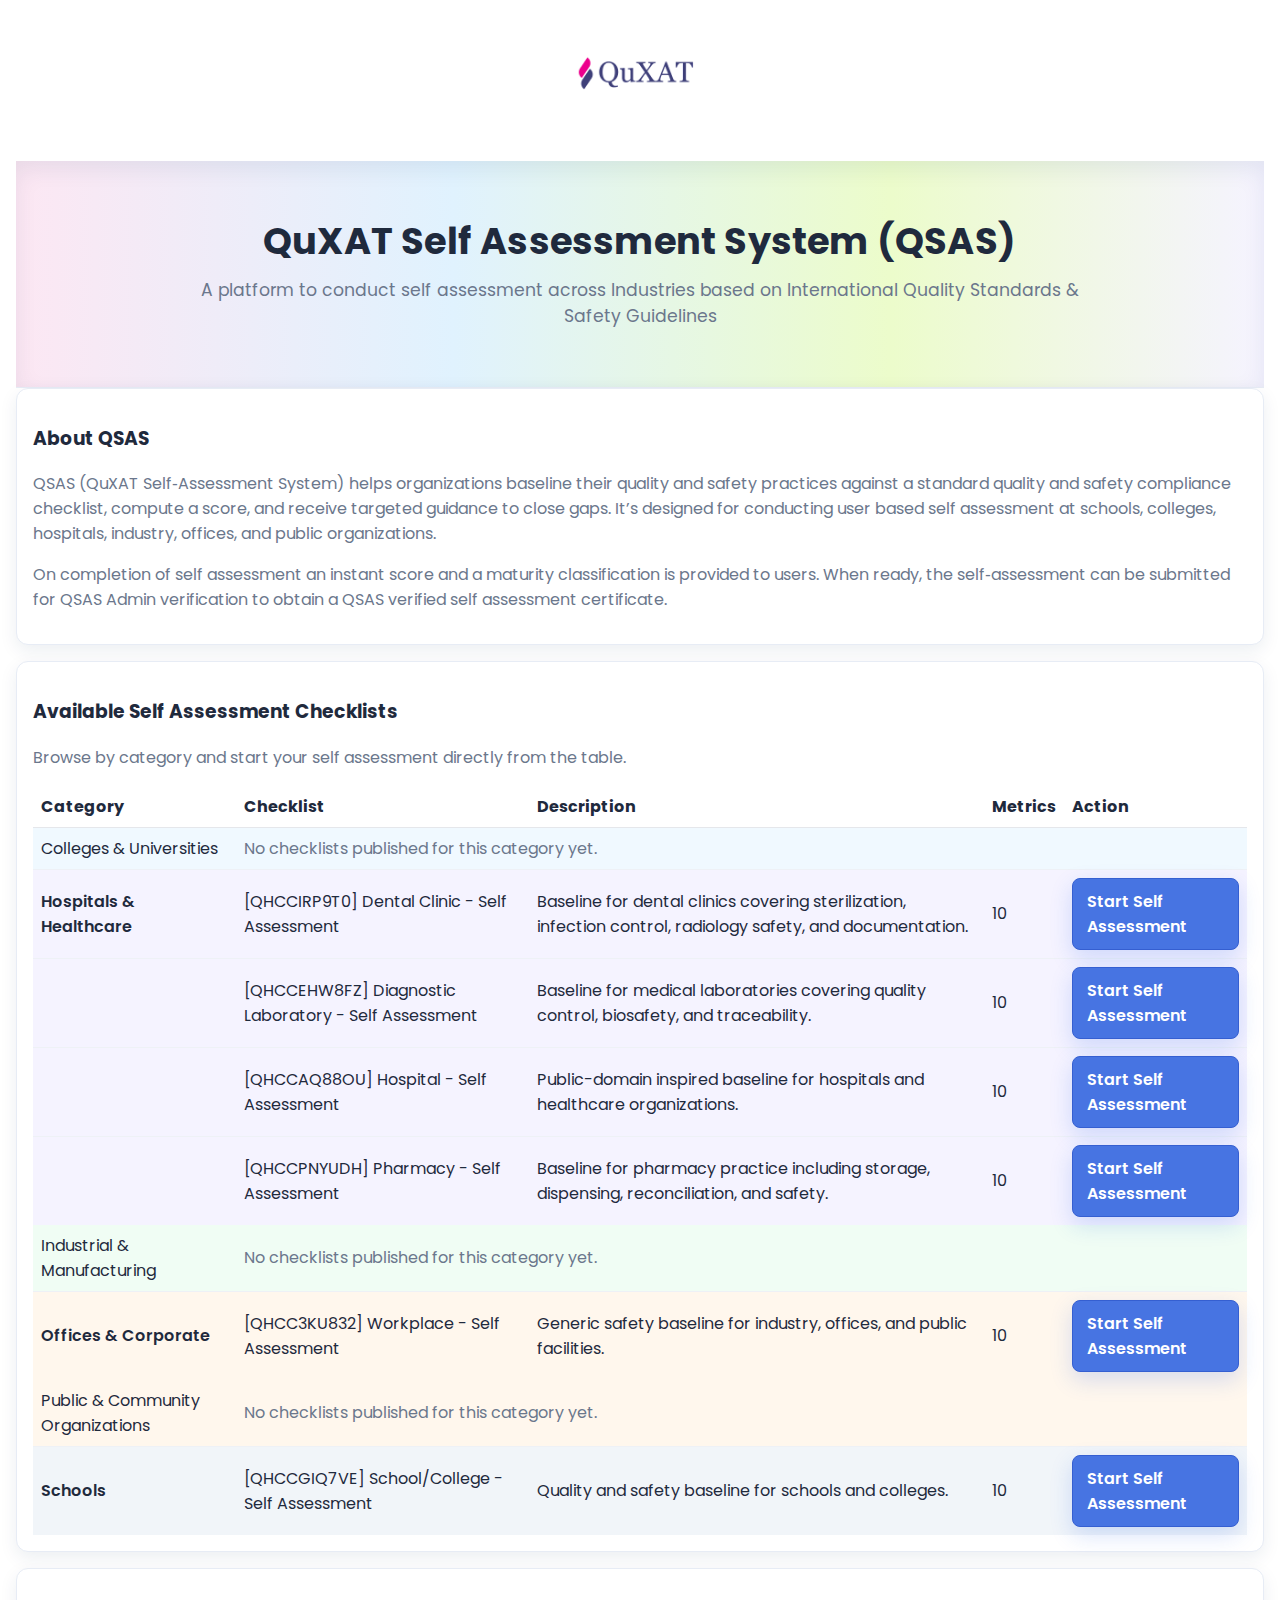
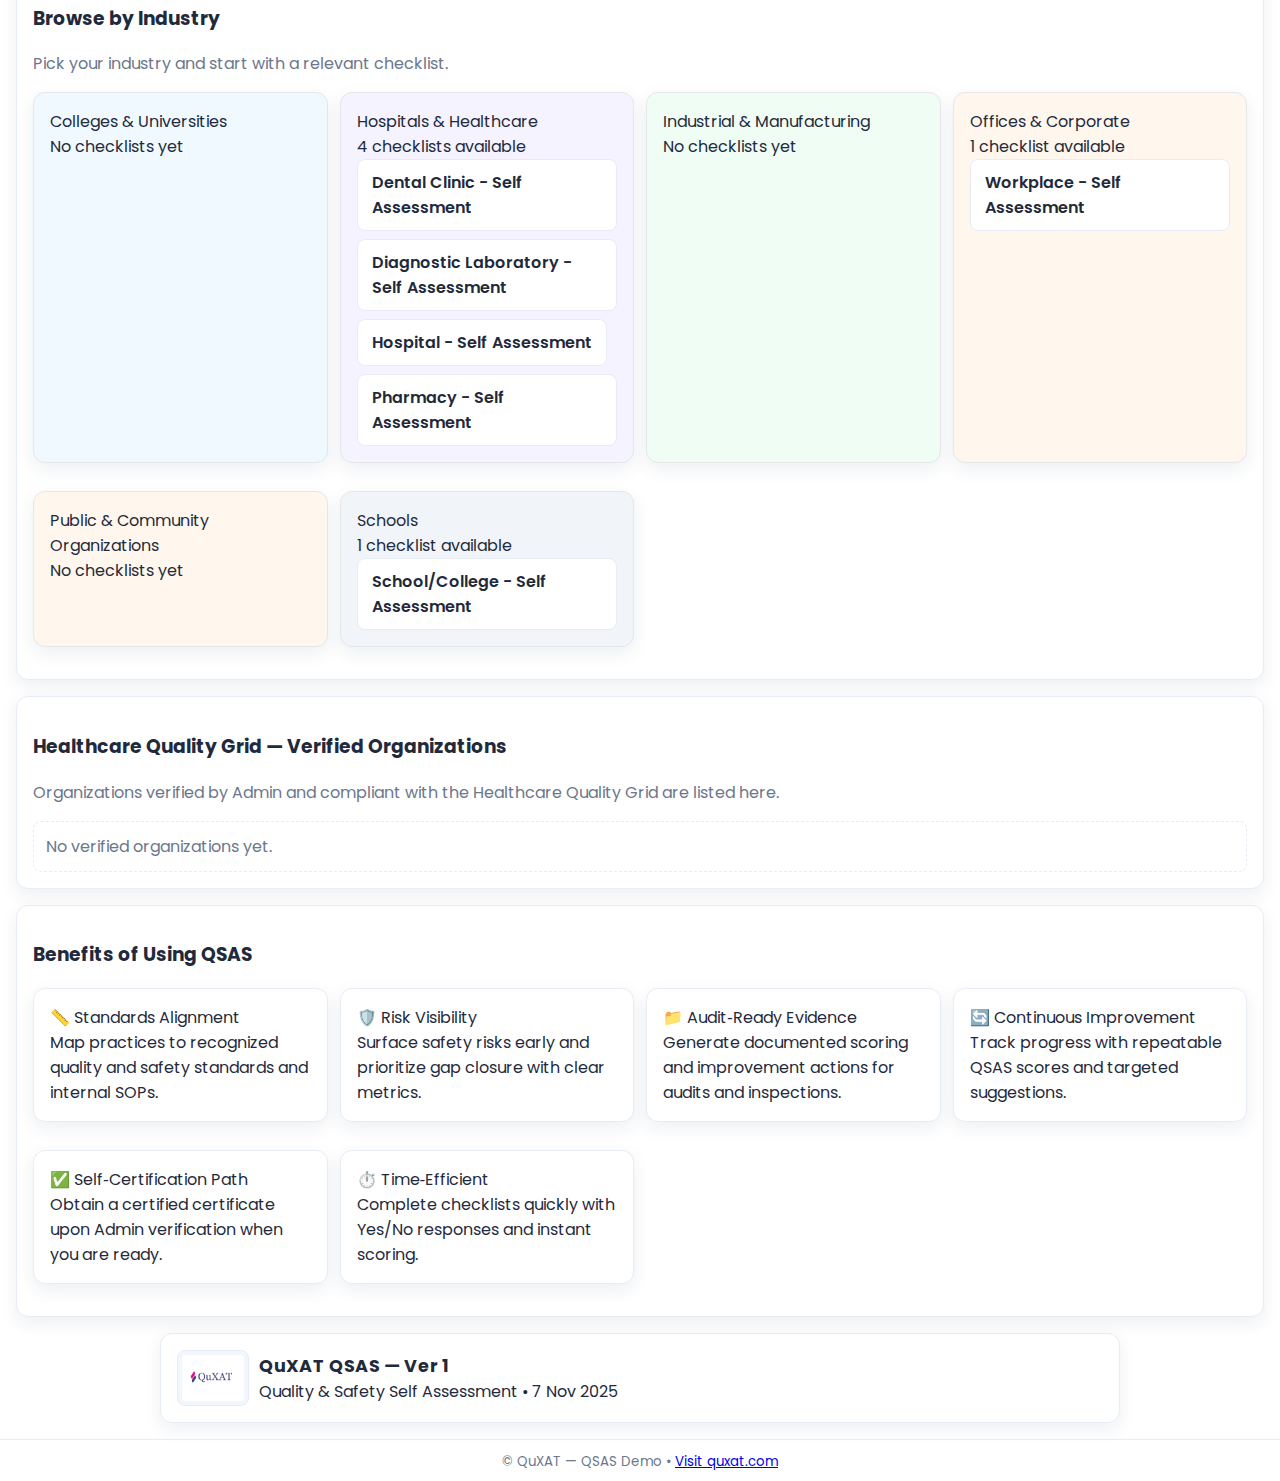
<file: index.html>
<!doctype html>
<html lang="en">
  <head>
    <meta charset="utf-8" />
    <meta name="viewport" content="width=device-width, initial-scale=1" />
    <title>QuXAT QSAS — Ver 1 (7 Nov 2025)</title>
    <link rel="preconnect" href="https://fonts.googleapis.com">
    <link rel="preconnect" href="https://fonts.gstatic.com" crossorigin>
    <link href="https://fonts.googleapis.com/css2?family=Poppins:wght@400;600&display=swap" rel="stylesheet">
    <link rel="stylesheet" href="assets/css/style.css" />
  </head>
  <body>
    <!-- Header added to place the QuXAT logo on Home -->
      <script>
      (function(){
        // Delegated handler so dynamically inserted buttons also open in new tab
        document.addEventListener('click', function(e){
          const a = e.target.closest('a[data-section]');
          if (!a) return;
          e.preventDefault();
          const s = a.dataset.section;
          const topWin = window.top || window.parent || window;
          const base = topWin.location.origin;
          const params = new URLSearchParams();
          params.set('section', s);
          if (a.dataset.category) params.set('category', a.dataset.category);
          if (a.dataset.checklist) params.set('checklist', a.dataset.checklist);
          const streamlitUrl = base + '/?' + params.toString();
          const port = String(topWin.location.port || '');
          const host = String(topWin.location.hostname || '');
          const isStreamlit = host.includes('streamlit') || ['8501','8502','8503','8504'].includes(port);
          if (isStreamlit) {
            // Open Streamlit section in a fresh tab
            try {
              const w = topWin.open(streamlitUrl, '_blank');
              if (w && typeof w.focus === 'function') w.focus();
            } catch(err) {
              try {
                const w2 = window.open(streamlitUrl, '_blank');
                if (w2 && typeof w2.focus === 'function') w2.focus();
              } catch(e) {}
            }
          } else {
            // Fallback to static pages when not embedded in Streamlit
            let fallback = a.getAttribute('href');
            if (!fallback || fallback === '#') {
              const sl = String(s || '').toLowerCase();
          // HQ Grid Admin removed
          if (sl.includes('register for the healthcare quality grid')) fallback = 'hq-register.html';
              else if (sl === 'admin' || (sl.includes('admin') && !sl.includes('hq'))) fallback = 'admin.html';
              else if (sl.includes('grid')) fallback = 'hq-grid.html';
              else if (sl.includes('home')) fallback = 'index.html';
              else fallback = 'user.html';
            }
            try {
              const w = topWin.open(fallback, '_blank');
              if (w && typeof w.focus === 'function') w.focus();
            } catch(e) {
              try {
                const w2 = window.open(fallback, '_blank');
                if (w2 && typeof w2.focus === 'function') w2.focus();
              } catch(_) {}
            }
          }
        });
        // Enforce new-tab behavior for any regular links without data-section
        const allLinks = document.querySelectorAll('a[href]');
        allLinks.forEach(a => {
          // Skip javascript:void(0) and anchors used as buttons without navigation
          if (!a.getAttribute('href')) return;
          if (a.getAttribute('href').startsWith('#')) return;
          a.setAttribute('target', '_blank');
          a.setAttribute('rel', 'noopener');
        });

      })();
      </script>

    <main class="container wide">
      <!-- Top brand logo above the hero banner -->
      <div style="text-align:center; margin:12px 0 0;">
        <img class="hero-logo" src="assets/QuXAT%20Logo%20Facebook.png" alt="QuXAT logo" />
      </div>
      <section class="hero">
        <div class="hero-inner">
          <h1 class="hero-title">QuXAT Self Assessment System (QSAS)</h1>
          <p class="hero-subtitle">A platform to conduct self assessment across Industries based on International Quality Standards &amp; Safety Guidelines</p>
        </div>
      </section>
      <section class="card info">
        <h3>About QSAS</h3>
        <p>
          QSAS (QuXAT Self‑Assessment System) helps organizations baseline their quality and safety practices against a standard quality and safety compliance checklist, compute a score, and receive targeted guidance to close gaps. It’s designed for conducting user based self assessment at schools, colleges, hospitals, industry, offices, and public organizations.
        </p>
        <p>
          On completion of self assessment an instant score and a maturity classification is provided to users. When ready, the self‑assessment can be submitted for QSAS Admin verification to obtain a QSAS verified self assessment certificate.
        </p>
      </section>
      <section class="card">
        <h3>Available Self Assessment Checklists</h3>
        <p class="hint">Browse by category and start your self assessment directly from the table.</p>
        <div class="table-wrap">
          <table id="checklistsTable" class="qsas-table" style="width:100%; border-collapse:collapse;">
            <thead>
              <tr>
                <th style="text-align:left; padding:8px; border-bottom:1px solid #e5e7eb;">Category</th>
                <th style="text-align:left; padding:8px; border-bottom:1px solid #e5e7eb;">Checklist</th>
                <th style="text-align:left; padding:8px; border-bottom:1px solid #e5e7eb;">Description</th>
                <th style="text-align:left; padding:8px; border-bottom:1px solid #e5e7eb;">Metrics</th>
                <th style="text-align:left; padding:8px; border-bottom:1px solid #e5e7eb;">Action</th>
              </tr>
            </thead>
            <tbody id="checklistsTbody"></tbody>
          </table>
        </div>
        <p id="publishedEmpty" class="empty" hidden>No published checklists yet. Create and publish them in the Admin portal.</p>
      </section>

      <!-- New: Aesthetic industry cards with checklist tiles -->
      <section class="card">
        <h3>Browse by Industry</h3>
        <p class="hint">Pick your industry and start with a relevant checklist.</p>
        <div id="industryCards" class="grid" style="display:grid; grid-template-columns: repeat(auto-fit, minmax(280px, 1fr)); gap:12px;"></div>
        <p id="industryEmpty" class="empty" hidden>No published checklists yet. Create and publish them in the Admin portal.</p>
      </section>

      <section class="card">
        <h3>Healthcare Quality Grid — Verified Organizations</h3>
        <p class="hint">Organizations verified by Admin and compliant with the Healthcare Quality Grid are listed here.</p>
        <div id="hqGridEmpty" class="empty" hidden>No verified organizations yet.</div>
        <div id="hqGridApproved" class="grid" style="display:grid; grid-template-columns: repeat(auto-fit, minmax(280px, 1fr)); gap:12px;"></div>
      </section>

      

      <section class="card">
        <h3>Benefits of Using QSAS</h3>
        <div class="grid" style="display:grid; grid-template-columns: repeat(auto-fit, minmax(260px, 1fr)); gap:12px;">
          <div class="card info">
            <div class="item-title">📏 Standards Alignment</div>
            <div class="item-sub">Map practices to recognized quality and safety standards and internal SOPs.</div>
          </div>
          <div class="card info">
            <div class="item-title">🛡️ Risk Visibility</div>
            <div class="item-sub">Surface safety risks early and prioritize gap closure with clear metrics.</div>
          </div>
          <div class="card info">
            <div class="item-title">📁 Audit‑Ready Evidence</div>
            <div class="item-sub">Generate documented scoring and improvement actions for audits and inspections.</div>
          </div>
          <div class="card info">
            <div class="item-title">🔄 Continuous Improvement</div>
            <div class="item-sub">Track progress with repeatable QSAS scores and targeted suggestions.</div>
          </div>
          <div class="card info">
            <div class="item-title">✅ Self‑Certification Path</div>
            <div class="item-sub">Obtain a certified certificate upon Admin verification when you are ready.</div>
          </div>
          <div class="card info">
            <div class="item-title">⏱️ Time‑Efficient</div>
            <div class="item-sub">Complete checklists quickly with Yes/No responses and instant scoring.</div>
          </div>
        </div>
      </section>
    </main>
    <!-- Moved brand bar to bottom of Home page -->
    <section class="card info container">
      <div class="brand-bar">
        <div class="brand-left">
          <img class="brand-logo" alt="QuXAT" src="assets/QuXAT%20Logo%20Facebook.png" />
          <div>
            <div class="brand-title">QuXAT QSAS — Ver 1</div>
            <div class="subtitle">Quality &amp; Safety Self Assessment • 7 Nov 2025</div>
          </div>
        </div>
      </div>
    </section>

    <footer class="site-footer">
      <small>© QuXAT — QSAS Demo • <a href="https://quxat.com/" target="_blank" rel="noopener">Visit quxat.com</a></small>
    </footer>

    <script src="assets/js/storage.js"></script>
    <script src="assets/js/branding.js"></script>
    <script>
      (function(){
        const emptyEl = document.getElementById('publishedEmpty');
        const tableBody = document.getElementById('checklistsTbody');
        const cardsMount = document.getElementById('industryCards');
        const cardsEmpty = document.getElementById('industryEmpty');
        let lists = [];
        try { lists = (getChecklists() || []).filter(c => c.published !== false); } catch(e) { lists = []; }

        // Light pastel color per category for visual differentiation
        function categoryColor(cat) {
          const palette = [
            '#FFF7ED', // orange-50
            '#F0FDF4', // green-50
            '#F0F9FF', // sky-50
            '#FDF2F8', // pink-50
            '#F5F3FF', // violet-50
            '#EEF2FF', // indigo-50
            '#FEF2F2', // red-50
            '#ECFDF5', // emerald-50
            '#FFFBEB', // amber-50
            '#F1F5F9'  // slate-100
          ];
          if (!cat) return '#F1F5F9';
          let h = 0;
          const s = String(cat);
          for (let i = 0; i < s.length; i++) {
            h = (h * 31 + s.charCodeAt(i)) >>> 0;
          }
          return palette[Math.abs(h) % palette.length];
        }

        // Default supported categories (can generate checklists for these)
        const DEFAULT_CATEGORIES = [
          'Schools',
          'Colleges & Universities',
          'Hospitals & Healthcare',
          'Industrial & Manufacturing',
          'Offices & Corporate',
          'Public & Community Organizations',
        ];
        // Helper: derive category when missing (map Healthcare/Hospital to Hospitals & Healthcare)
        function normalizeCategoryLabel(raw) {
          const s = String(raw || '').toLowerCase();
          if (!s) return '';
          if (s.includes('hospital') || s.includes('healthcare')) return 'Hospitals & Healthcare';
          if (s.includes('school')) return 'Schools';
          if (s.includes('college') || s.includes('univer')) return 'Colleges & Universities';
          if (s.includes('industrial') || s.includes('manufactur')) return 'Industrial & Manufacturing';
          if (s.includes('office') || s.includes('corporate')) return 'Offices & Corporate';
          if (s.includes('public') || s.includes('community') || s.includes('organiza')) return 'Public & Community Organizations';
          return String(raw).trim();
        }

        function deriveCategory(c) {
          const existing = String(c?.category || '').trim();
          const derived = existing || String(c?.name || '');
          return normalizeCategoryLabel(derived);
        }

        // Build unique categories from defaults plus any published checklists (derived if missing)
        const categories = Array.from(new Set([
          ...DEFAULT_CATEGORIES,
          ...lists.map(deriveCategory).filter(Boolean),
        ]));

        function renderTable() {
          tableBody.innerHTML = '';
          if (!lists.length) {
            emptyEl.hidden = false;
            return;
          }
          emptyEl.hidden = true;
          // Group checklists by category
          const byCat = new Map();
          categories.forEach(cat => byCat.set(cat, []));
          lists.forEach(c => {
            const cat = deriveCategory(c) || 'Uncategorized';
            if (!byCat.has(cat)) byCat.set(cat, []);
            byCat.get(cat).push(c);
          });
          // Sort categories and items
          const sortedCats = Array.from(byCat.keys()).sort((a,b) => a.localeCompare(b));
          sortedCats.forEach(cat => {
            const items = (byCat.get(cat) || []).sort((a,b) => String(a.name).localeCompare(String(b.name)));
            if (items.length === 0) {
              const tr = document.createElement('tr');
              tr.style.background = categoryColor(cat);
              const tdCat = document.createElement('td'); tdCat.textContent = cat; tdCat.style.padding = '8px';
              const tdEmpty = document.createElement('td'); tdEmpty.colSpan = 4; tdEmpty.textContent = 'No checklists published for this category yet.'; tdEmpty.className = 'hint'; tdEmpty.style.padding = '8px';
              tr.append(tdCat, tdEmpty);
              tableBody.appendChild(tr);
              return;
            }
            items.forEach((c, idx) => {
              const tr = document.createElement('tr');
              tr.style.borderTop = '1px solid #eef1f6';
              tr.style.background = categoryColor(cat);
              const tdCat = document.createElement('td');
              tdCat.textContent = idx === 0 ? cat : '';
              tdCat.style.padding = '8px';
              tdCat.style.fontWeight = idx === 0 ? '600' : 'normal';
              const tdName = document.createElement('td'); tdName.style.padding = '8px'; tdName.textContent = `${c.code ? '[' + c.code + '] ' : ''}${c.name}`;
              const tdDesc = document.createElement('td'); tdDesc.style.padding = '8px'; tdDesc.textContent = c.description || '';
              const tdCount = document.createElement('td'); tdCount.style.padding = '8px';
              try { tdCount.textContent = String(Math.min((getMetrics(c.id) || []).length, 10)); } catch(e) { tdCount.textContent = '—'; }
              const tdAct = document.createElement('td'); tdAct.style.padding = '8px';
              const start = document.createElement('a');
              start.href = '#'; start.className = 'btn btn-primary'; start.textContent = 'Start Self Assessment';
              start.dataset.section = 'User Assessment';
              start.dataset.checklist = c.id;
              const catVal = deriveCategory(c);
              if (catVal) start.dataset.category = catVal;
              tdAct.appendChild(start);
              tr.append(tdCat, tdName, tdDesc, tdCount, tdAct);
              tableBody.appendChild(tr);
            });
          });
        }

        function renderCards() {
          if (!cardsMount) return;
          cardsMount.innerHTML = '';
          if (!lists.length) { cardsEmpty.hidden = false; return; }
          cardsEmpty.hidden = true;
          // Group and sort like the table
          const byCat = new Map();
          categories.forEach(cat => byCat.set(cat, []));
          lists.forEach(c => {
            const cat = deriveCategory(c) || 'Uncategorized';
            if (!byCat.has(cat)) byCat.set(cat, []);
            byCat.get(cat).push(c);
          });
          const sortedCats = Array.from(byCat.keys()).sort((a,b) => a.localeCompare(b));
          sortedCats.forEach(cat => {
            const items = (byCat.get(cat) || []).sort((a,b) => String(a.name).localeCompare(String(b.name)));
            const card = document.createElement('div');
            card.className = 'card info';
            card.style.background = categoryColor(cat);
            card.style.border = '1px solid #e5e7eb';
            const title = document.createElement('div');
            title.className = 'item-title';
            title.textContent = cat;
            const sub = document.createElement('div');
            sub.className = 'item-sub';
            sub.textContent = items.length ? `${items.length} checklist${items.length>1?'s':''} available` : 'No checklists yet';
            const actions = document.createElement('div');
            actions.className = 'actions';
            items.forEach(c => {
              const a = document.createElement('a');
              a.href = '#'; a.className = 'btn';
              a.textContent = c.name;
              a.dataset.section = 'User Assessment';
              a.dataset.checklist = c.id;
              a.dataset.category = cat;
              actions.appendChild(a);
            });
            card.append(title, sub, actions);
            cardsMount.appendChild(card);
          });
        }

        renderTable();
        renderCards();
      })();
      (function(){
        // Render approved Healthcare Quality Grid organizations
        const mount = document.getElementById('hqGridApproved');
        const empty = document.getElementById('hqGridEmpty');
        let regs = [];
        try {
          regs = (typeof getApprovedGridRegistrations === 'function')
            ? getApprovedGridRegistrations()
            : (getGridRegistrations() || []).filter(r => r.status === 'approved');
        } catch(e) { regs = []; }
        if (!regs.length) { empty.hidden = false; return; }
        empty.hidden = true;
        regs.forEach(r => {
          const card = document.createElement('div');
          card.className = 'card info';
          const title = document.createElement('div');
          title.className = 'item-title';
          title.textContent = r.orgName || 'Organization';
          const sub = document.createElement('div');
          sub.className = 'item-sub';
          sub.textContent = `${r.orgType || 'Healthcare'} • Classification: ${r.classification || '-'} (${r.scorePercent ?? 0}%)`;
          const actions = document.createElement('div');
          actions.className = 'actions';
          const a = document.createElement('a');
          a.href = '#'; a.className = 'btn';
          a.textContent = 'View Grid Details';
          a.onclick = (e) => { e.preventDefault();
            const lines = (Array.isArray(r.selectedMetrics) ? r.selectedMetrics : []).map(m => `- ${m.name} (+${m.points})`).join('\n');
            const sug = Array.isArray(r.suggestions) && r.suggestions.length ? `\nSuggested Improvements:\n${r.suggestions.map(x => `- ${x}`).join('\n')}\n` : '';
            const extra = [
              r.email ? `Contact Email: ${r.email}` : null,
              r.orgCountry ? `Country: ${r.orgCountry}` : null,
              r.orgState ? `State: ${r.orgState}` : null,
              r.orgDistrict ? `District: ${r.orgDistrict}` : null,
              r.orgCity ? `City/Town/Village: ${r.orgCity}` : null,
              r.repName ? `Representative: ${r.repName}` : null,
              r.repDesignation ? `Designation: ${r.repDesignation}` : null,
              Array.isArray(r.accreditations) && r.accreditations.length ? `Accreditations: ${r.accreditations.join(', ')}` : null,
            ].filter(Boolean).join('\n');
            alert(`${r.orgName || 'Organization'} • ${r.orgType || 'Healthcare'}\n${extra ? extra + '\n' : ''}${sug}\nSelected Guidelines:\n${lines}`);
          };
          actions.appendChild(a);
          card.append(title, sub, actions);
          mount.appendChild(card);
        });
      })();
    </script>
  </body>
  </html>
</file>
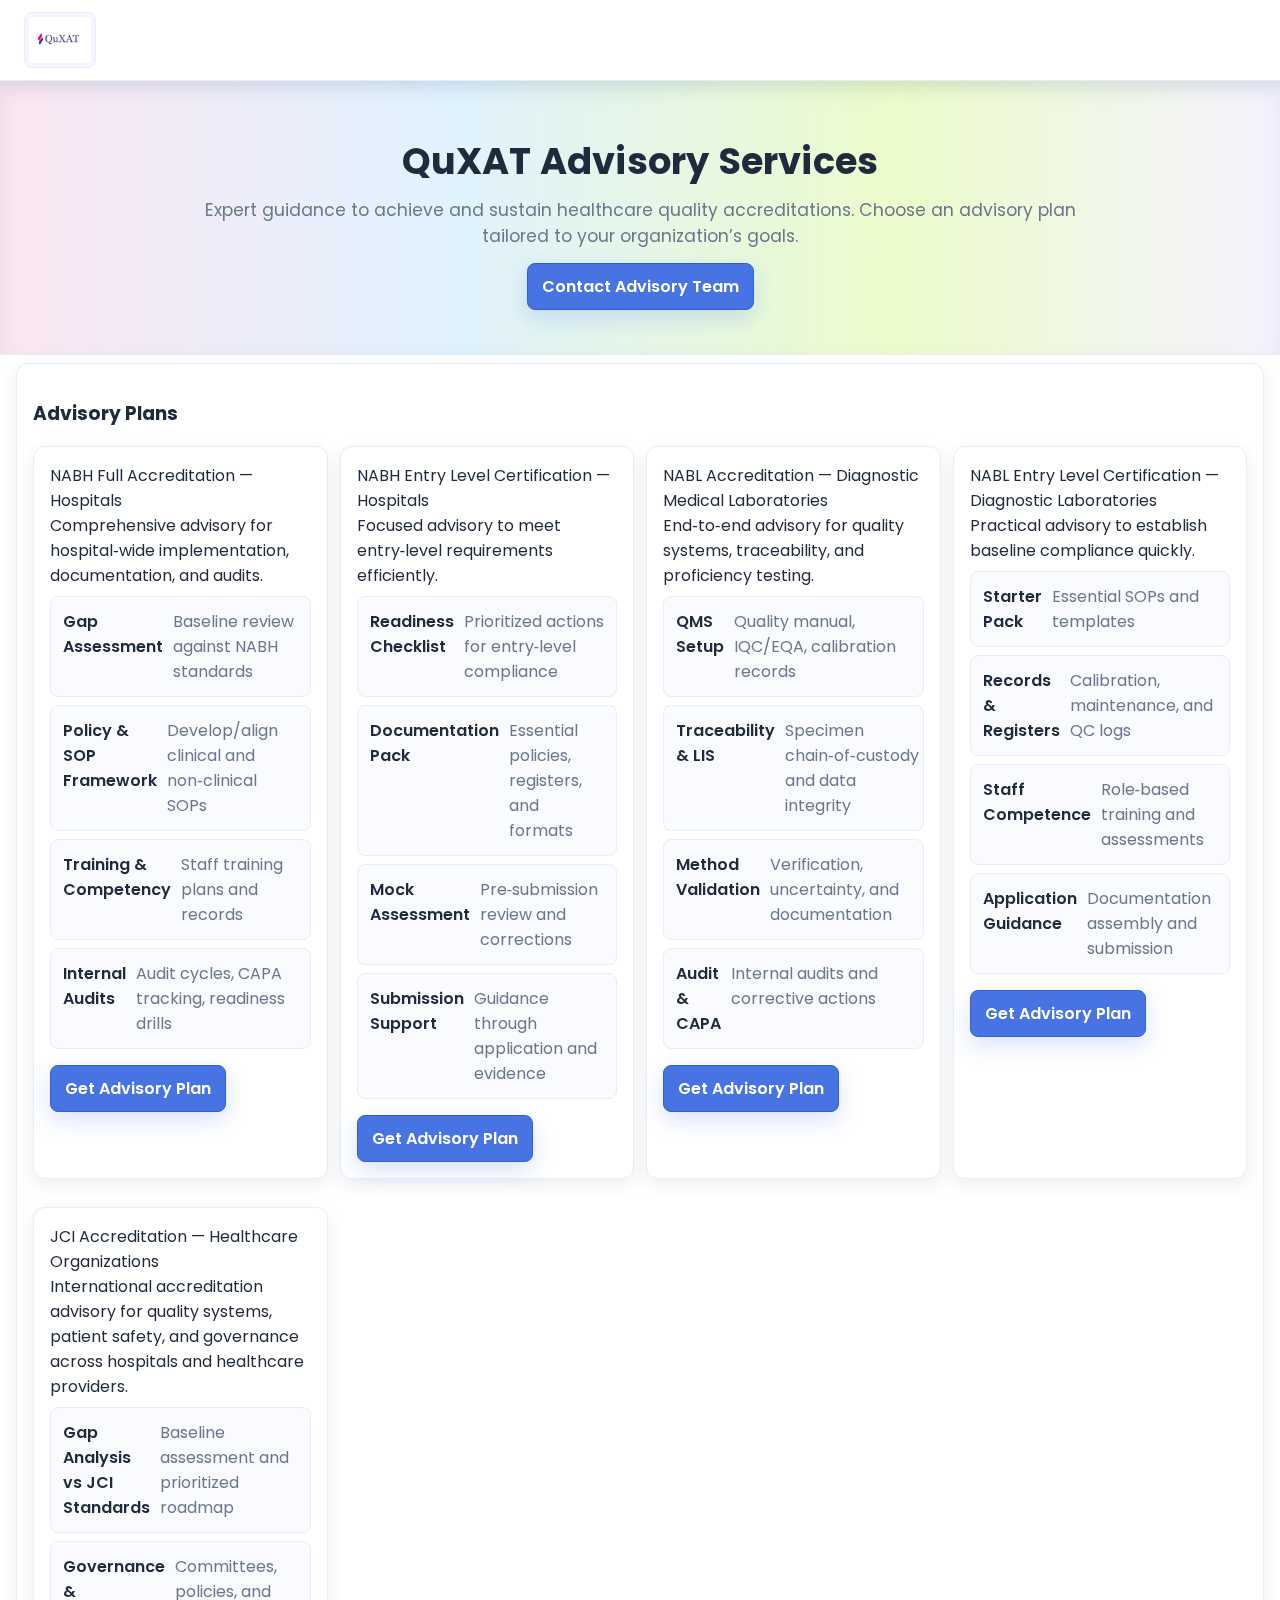
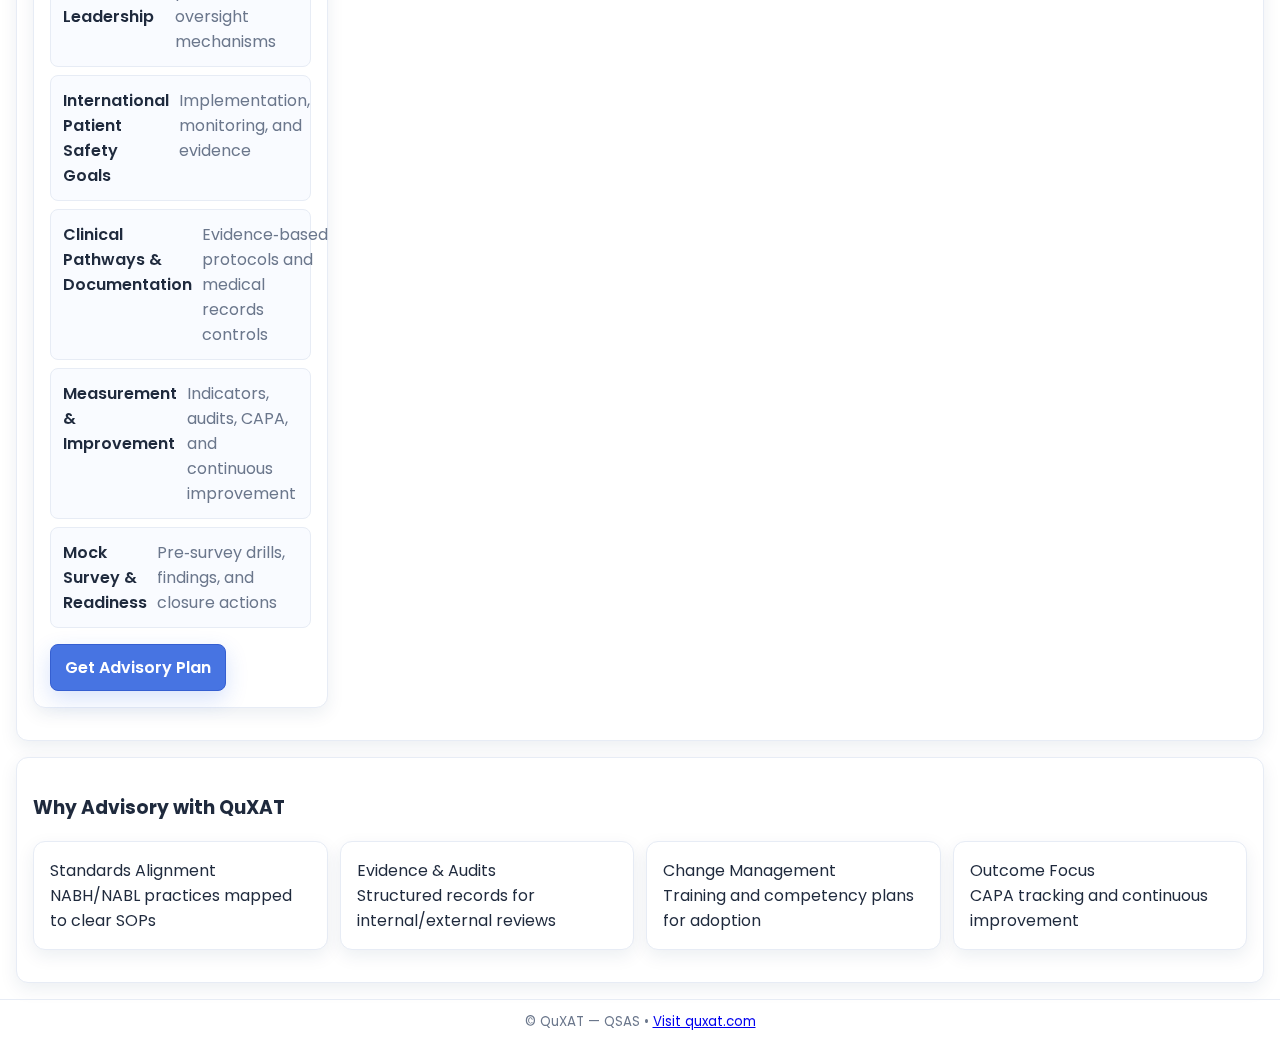
<file: advisory.html>
<!doctype html>
<html lang="en">
  <head>
    <meta charset="utf-8" />
    <meta name="viewport" content="width=device-width, initial-scale=1" />
    <title>QuXAT Advisory Services</title>
    <link rel="preconnect" href="https://fonts.googleapis.com">
    <link rel="preconnect" href="https://fonts.gstatic.com" crossorigin>
    <link href="https://fonts.googleapis.com/css2?family=Poppins:wght@400;600&display=swap" rel="stylesheet">
    <link rel="stylesheet" href="assets/css/style.css" />
  </head>
  <body>
    <header class="site-header logo-only">
      <div class="brand-bar container wide">
        <div class="brand-left">
          <img class="brand-logo" alt="QuXAT" src="assets/QuXAT%20Logo%20Facebook.png" />
        </div>
      </div>
    </header>

    <section class="hero">
      <div class="hero-inner">
        <h1 class="hero-title">QuXAT Advisory Services</h1>
        <p class="hero-subtitle">Expert guidance to achieve and sustain healthcare quality accreditations. Choose an advisory plan tailored to your organization’s goals.</p>
        <div class="cta-row">
          <a href="mailto:quxat.team@gmail.com" class="btn btn-primary">Contact Advisory Team</a>
        </div>
      </div>
    </section>

    <main class="container wide" id="plans">
      <section class="card">
        <h3>Advisory Plans</h3>
        <div class="grid" style="display:grid; grid-template-columns: repeat(auto-fit, minmax(280px, 1fr)); gap:12px;">
          <div class="card info">
            <div class="item-title">NABH Full Accreditation — Hospitals</div>
            <div class="item-sub">Comprehensive advisory for hospital‑wide implementation, documentation, and audits.</div>
            <ul class="list" style="margin-top:8px;">
              <li><div class="item-title">Gap Assessment</div><div class="item-sub">Baseline review against NABH standards</div></li>
              <li><div class="item-title">Policy & SOP Framework</div><div class="item-sub">Develop/align clinical and non‑clinical SOPs</div></li>
              <li><div class="item-title">Training & Competency</div><div class="item-sub">Staff training plans and records</div></li>
              <li><div class="item-title">Internal Audits</div><div class="item-sub">Audit cycles, CAPA tracking, readiness drills</div></li>
            </ul>
            <div class="actions mt"><a href="mailto:quxat.team@gmail.com" class="btn btn-primary">Get Advisory Plan</a></div>
          </div>

          <div class="card info">
            <div class="item-title">NABH Entry Level Certification — Hospitals</div>
            <div class="item-sub">Focused advisory to meet entry‑level requirements efficiently.</div>
            <ul class="list" style="margin-top:8px;">
              <li><div class="item-title">Readiness Checklist</div><div class="item-sub">Prioritized actions for entry‑level compliance</div></li>
              <li><div class="item-title">Documentation Pack</div><div class="item-sub">Essential policies, registers, and formats</div></li>
              <li><div class="item-title">Mock Assessment</div><div class="item-sub">Pre‑submission review and corrections</div></li>
              <li><div class="item-title">Submission Support</div><div class="item-sub">Guidance through application and evidence</div></li>
            </ul>
            <div class="actions mt"><a href="mailto:quxat.team@gmail.com" class="btn btn-primary">Get Advisory Plan</a></div>
          </div>

          <div class="card info">
            <div class="item-title">NABL Accreditation — Diagnostic Medical Laboratories</div>
            <div class="item-sub">End‑to‑end advisory for quality systems, traceability, and proficiency testing.</div>
            <ul class="list" style="margin-top:8px;">
              <li><div class="item-title">QMS Setup</div><div class="item-sub">Quality manual, IQC/EQA, calibration records</div></li>
              <li><div class="item-title">Traceability & LIS</div><div class="item-sub">Specimen chain‑of‑custody and data integrity</div></li>
              <li><div class="item-title">Method Validation</div><div class="item-sub">Verification, uncertainty, and documentation</div></li>
              <li><div class="item-title">Audit & CAPA</div><div class="item-sub">Internal audits and corrective actions</div></li>
            </ul>
            <div class="actions mt"><a href="mailto:quxat.team@gmail.com" class="btn btn-primary">Get Advisory Plan</a></div>
          </div>

          <div class="card info">
            <div class="item-title">NABL Entry Level Certification — Diagnostic Laboratories</div>
            <div class="item-sub">Practical advisory to establish baseline compliance quickly.</div>
            <ul class="list" style="margin-top:8px;">
              <li><div class="item-title">Starter Pack</div><div class="item-sub">Essential SOPs and templates</div></li>
              <li><div class="item-title">Records & Registers</div><div class="item-sub">Calibration, maintenance, and QC logs</div></li>
              <li><div class="item-title">Staff Competence</div><div class="item-sub">Role‑based training and assessments</div></li>
              <li><div class="item-title">Application Guidance</div><div class="item-sub">Documentation assembly and submission</div></li>
            </ul>
            <div class="actions mt"><a href="mailto:quxat.team@gmail.com" class="btn btn-primary">Get Advisory Plan</a></div>
          </div>

          <div class="card info">
            <div class="item-title">JCI Accreditation — Healthcare Organizations</div>
            <div class="item-sub">International accreditation advisory for quality systems, patient safety, and governance across hospitals and healthcare providers.</div>
            <ul class="list" style="margin-top:8px;">
              <li><div class="item-title">Gap Analysis vs JCI Standards</div><div class="item-sub">Baseline assessment and prioritized roadmap</div></li>
              <li><div class="item-title">Governance & Leadership</div><div class="item-sub">Committees, policies, and oversight mechanisms</div></li>
              <li><div class="item-title">International Patient Safety Goals</div><div class="item-sub">Implementation, monitoring, and evidence</div></li>
              <li><div class="item-title">Clinical Pathways & Documentation</div><div class="item-sub">Evidence‑based protocols and medical records controls</div></li>
              <li><div class="item-title">Measurement & Improvement</div><div class="item-sub">Indicators, audits, CAPA, and continuous improvement</div></li>
              <li><div class="item-title">Mock Survey & Readiness</div><div class="item-sub">Pre‑survey drills, findings, and closure actions</div></li>
            </ul>
            <div class="actions mt"><a href="mailto:quxat.team@gmail.com" class="btn btn-primary">Get Advisory Plan</a></div>
          </div>
        </div>
      </section>

      <section class="card info">
        <h3>Why Advisory with QuXAT</h3>
        <div class="grid" style="display:grid; grid-template-columns: repeat(auto-fit, minmax(260px, 1fr)); gap:12px;">
          <div class="card"><div class="item-title">Standards Alignment</div><div class="item-sub">NABH/NABL practices mapped to clear SOPs</div></div>
          <div class="card"><div class="item-title">Evidence & Audits</div><div class="item-sub">Structured records for internal/external reviews</div></div>
          <div class="card"><div class="item-title">Change Management</div><div class="item-sub">Training and competency plans for adoption</div></div>
          <div class="card"><div class="item-title">Outcome Focus</div><div class="item-sub">CAPA tracking and continuous improvement</div></div>
        </div>
      </section>
    </main>

    <footer class="site-footer">
      <small>© QuXAT — QSAS • <a href="https://quxat.com/" target="_blank" rel="noopener">Visit quxat.com</a></small>
    </footer>
  </body>
  </html>
</file>
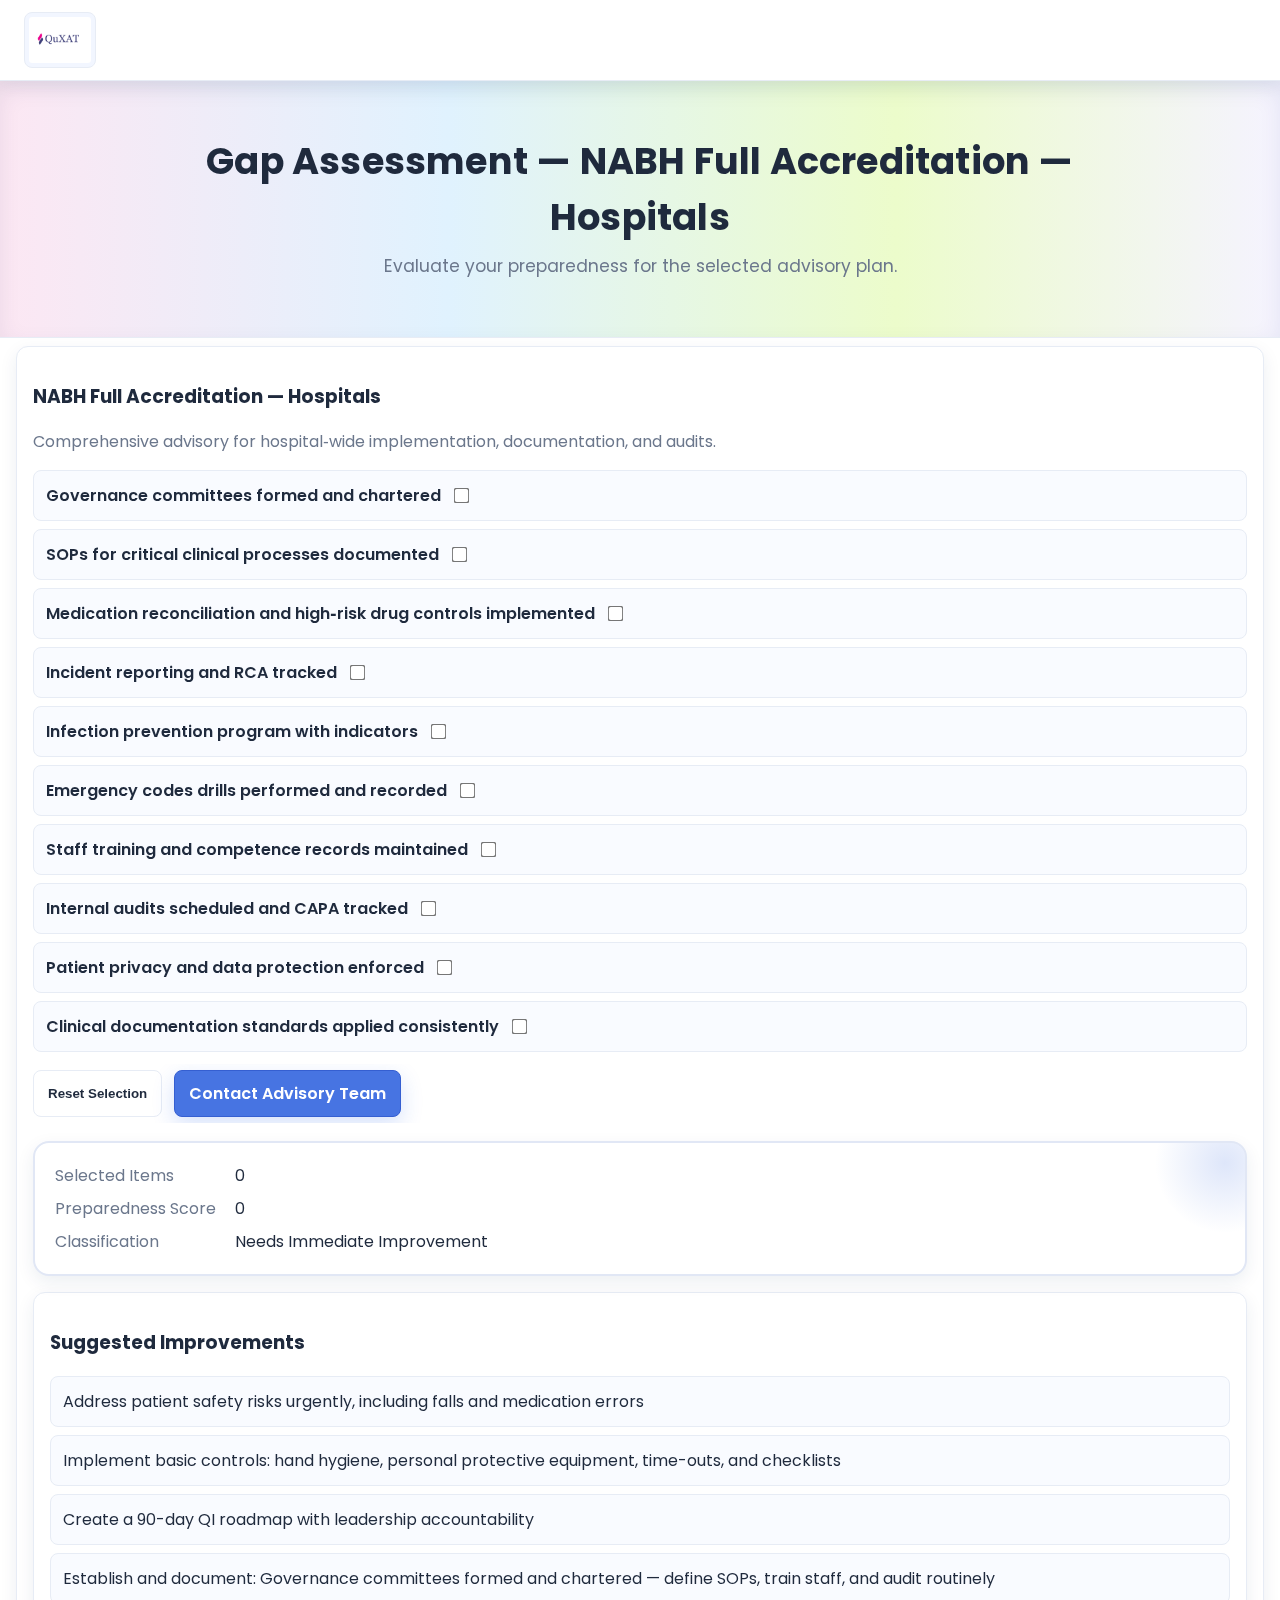
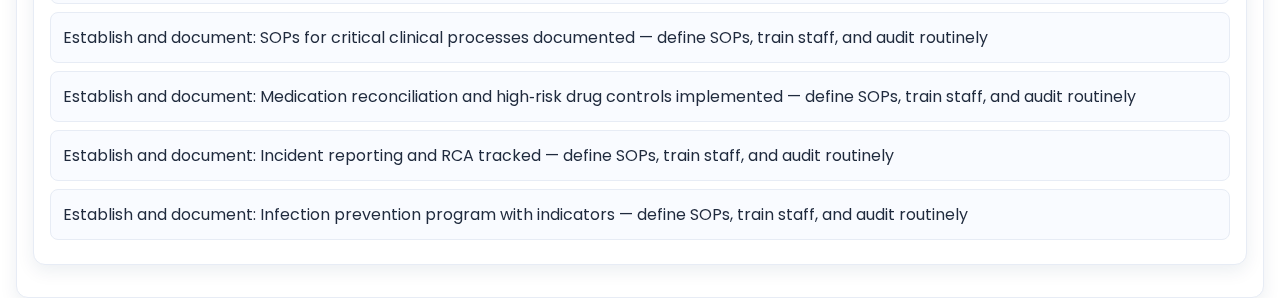
<file: gap-assessment.html>
<!doctype html>
<html lang="en">
  <head>
    <meta charset="utf-8" />
    <meta name="viewport" content="width=device-width, initial-scale=1" />
    <title>Gap Assessment</title>
    <link rel="preconnect" href="https://fonts.googleapis.com">
    <link rel="preconnect" href="https://fonts.gstatic.com" crossorigin>
    <link href="https://fonts.googleapis.com/css2?family=Poppins:wght@400;600&display=swap" rel="stylesheet">
    <link rel="stylesheet" href="assets/css/style.css" />
  </head>
  <body>
    <header class="site-header logo-only">
      <div class="brand-bar container wide">
        <div class="brand-left">
          <img class="brand-logo" alt="QuXAT" src="assets/QuXAT%20Logo%20Facebook.png" />
        </div>
      </div>
    </header>

    <section class="hero">
      <div class="hero-inner">
        <h1 class="hero-title" id="gapTitle">Gap Assessment</h1>
        <p class="hero-subtitle" id="gapSub">Evaluate your preparedness for the selected advisory plan.</p>
      </div>
    </section>

    <main class="container wide">
      <section class="card">
        <h3 id="planHeader">Plan</h3>
        <p class="hint" id="planDesc"></p>
        <div id="gapList" class="list checklist"></div>
        <div class="score-row">
          <div class="actions">
            <button id="resetBtn" class="btn">Reset Selection</button>
            <a href="mailto:quxat.team@gmail.com" class="btn btn-primary">Contact Advisory Team</a>
          </div>
        </div>
        <div class="card certificate">
          <div class="certificate-body">
            <div class="certificate-rows">
              <div class="certificate-row"><span class="label">Selected Items</span><span id="selCount">0</span></div>
              <div class="certificate-row"><span class="label">Preparedness Score</span><span id="prepScore">0</span></div>
              <div class="certificate-row"><span class="label">Classification</span><span id="prepClass">—</span></div>
            </div>
          </div>
        </div>
        <div id="sugs" class="card info" hidden>
          <h3>Suggested Improvements</h3>
          <ul id="sugList" class="list"></ul>
        </div>
      </section>
    </main>

    <script src="assets/js/storage.js"></script>
    <script>
      (function(){
        const GAP_PLANS = {
          NABH_FULL: {
            title: 'NABH Full Accreditation — Hospitals',
            desc: 'Comprehensive advisory for hospital‑wide implementation, documentation, and audits.',
            items: [
              'Governance committees formed and chartered',
              'SOPs for critical clinical processes documented',
              'Medication reconciliation and high‑risk drug controls implemented',
              'Incident reporting and RCA tracked',
              'Infection prevention program with indicators',
              'Emergency codes drills performed and recorded',
              'Staff training and competence records maintained',
              'Internal audits scheduled and CAPA tracked',
              'Patient privacy and data protection enforced',
              'Clinical documentation standards applied consistently'
            ]
          },
          NABH_ENTRY: {
            title: 'NABH Entry Level Certification — Hospitals',
            desc: 'Focused advisory to meet entry‑level requirements efficiently.',
            items: [
              'Essential policies and registers prepared',
              'Safety signage and basic emergency readiness',
              'Staff induction and role‑based responsibilities defined',
              'Basic infection control practices implemented',
              'Medication storage and expiry controls in place',
              'Incident reporting and near‑miss log maintained',
              'Mock assessment performed with action list',
              'Patient identification process defined',
              'Consent and basic documentation templates in use',
              'Submission package assembled'
            ]
          },
          NABL_FULL: {
            title: 'NABL Accreditation — Diagnostic Medical Laboratories',
            desc: 'End‑to‑end advisory for quality systems, traceability, and proficiency testing.',
            items: [
              'Quality manual and procedure documents complete',
              'IQC and EQA participation documented',
              'Equipment calibration and maintenance logs',
              'Specimen chain‑of‑custody controls',
              'LIS integrity and access controls',
              'Method validation/verification evidence',
              'Uncertainty of measurement documented',
              'Corrective actions for audit findings',
              'Staff competence and training records',
              'Result validation and critical value reporting'
            ]
          },
          NABL_ENTRY: {
            title: 'NABL Entry Level Certification — Diagnostic Laboratories',
            desc: 'Practical advisory to establish baseline compliance quickly.',
            items: [
              'Starter SOPs and templates prepared',
              'Calibration and preventive maintenance logs',
              'Basic IQC documentation available',
              'PPE and biosafety practices in place',
              'Specimen labeling and traceability',
              'Waste segregation compliance',
              'Staff role definitions and training',
              'Records and registers organized',
              'Mock review performed',
              'Submission readiness checklist completed'
            ]
          },
          JCI: {
            title: 'JCI Accreditation — Healthcare Organizations',
            desc: 'International standards advisory for patient safety and governance.',
            items: [
              'Gap analysis against JCI standards performed',
              'Leadership and governance structures defined',
              'International Patient Safety Goals implemented',
              'Evidence‑based clinical pathways documented',
              'Medical record and documentation controls enforced',
              'Measurement and improvement indicators tracked',
              'Internal survey/mock audit conducted',
              'CAPA process established and monitored',
              'Training plans aligned to JCI requirements',
              'Readiness review and risk mitigation plan'
            ]
          }
        };

        const planKey = localStorage.getItem('qsas_gap_plan') || 'NABH_FULL';
        const plan = GAP_PLANS[planKey] || GAP_PLANS['NABH_FULL'];
        document.getElementById('gapTitle').textContent = 'Gap Assessment — ' + plan.title;
        document.getElementById('planHeader').textContent = plan.title;
        document.getElementById('planDesc').textContent = plan.desc;

        const list = document.getElementById('gapList');
        const selCount = document.getElementById('selCount');
        const prepScore = document.getElementById('prepScore');
        const prepClass = document.getElementById('prepClass');
        const sugBox = document.getElementById('sugs');
        const sugList = document.getElementById('sugList');
        const resetBtn = document.getElementById('resetBtn');

        const metrics = plan.items.map((t, i) => ({ id: 'm'+i, name: t, points: Math.round(100 / plan.items.length) }));
        const selected = new Set();

        function renderList(){
          list.innerHTML = '';
          metrics.forEach((m) => {
            const li = document.createElement('li');
            const title = document.createElement('div'); title.className = 'item-title'; title.textContent = m.name;
            const actions = document.createElement('div'); actions.className = 'item-actions';
            const yes = document.createElement('input'); yes.type = 'checkbox'; yes.checked = selected.has(m.id);
            yes.onchange = () => { if (yes.checked) selected.add(m.id); else selected.delete(m.id); update(); };
            actions.append(yes);
            li.append(title, actions);
            list.appendChild(li);
          });
        }

        function update(){
          const ids = Array.from(selected);
          const per = metrics.length ? Math.round(100 / metrics.length) : 0;
          const score = Math.round(ids.length * per);
          const cls = classifyScore(score, 100, { metrics, selectedIds: ids });
          selCount.textContent = String(ids.length);
          prepScore.textContent = String(score);
          prepClass.textContent = cls.label || '—';
          if (Array.isArray(cls.suggestions) && cls.suggestions.length){
            sugBox.hidden = false; sugList.innerHTML = '';
            cls.suggestions.slice(0,8).forEach(s => { const li = document.createElement('li'); li.textContent = s; sugList.appendChild(li); });
          } else { sugBox.hidden = true; sugList.innerHTML = ''; }
        }

        resetBtn.addEventListener('click', () => { selected.clear(); renderList(); update(); });
        renderList(); update();
      })();
    </script>
  </body>
  </html>
</file>
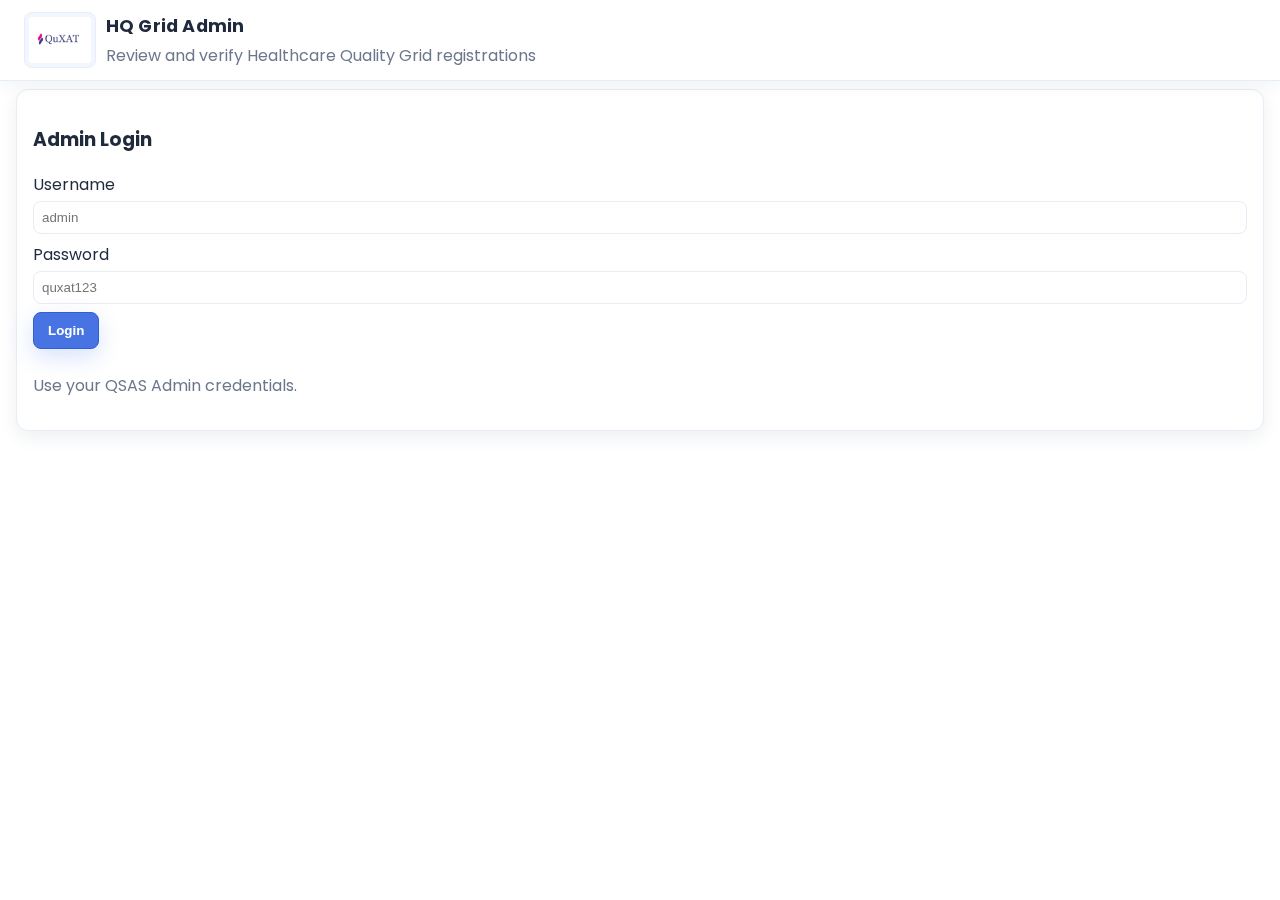
<file: hq-admin.html>
<!doctype html>
<html lang="en">
  <head>
    <meta charset="utf-8" />
    <meta name="viewport" content="width=device-width, initial-scale=1" />
    <title>HQ Grid Admin — QuXAT QSAS</title>
    <link rel="preconnect" href="https://fonts.googleapis.com">
    <link rel="preconnect" href="https://fonts.gstatic.com" crossorigin>
    <link href="https://fonts.googleapis.com/css2?family=Poppins:wght@400;600&display=swap" rel="stylesheet">
    <link rel="stylesheet" href="assets/css/style.css" />
  </head>
  <body>
    <script src="assets/js/storage.js"></script>
    <script src="assets/js/branding.js"></script>
    <script>
      (function(){
        // Navigation links open sections in Streamlit or fall back to static pages
        const links = document.querySelectorAll('a[data-section]');
        links.forEach(a => {
          a.addEventListener('click', function(e){
            e.preventDefault();
            const s = a.dataset.section;
            const topWin = window.top || window.parent || window;
            const base = topWin.location.origin;
            const params = new URLSearchParams();
            params.set('section', s);
            const streamlitUrl = base + '/?' + params.toString();
            const port = String(topWin.location.port || '');
            const host = String(topWin.location.hostname || '');
            const isStreamlit = host.includes('streamlit') || ['8501','8502','8503','8504'].includes(port);
            if (isStreamlit) {
              try { const w = topWin.open(streamlitUrl, '_blank'); if (w && w.focus) w.focus(); } catch(err) {
                try { const w2 = window.open(streamlitUrl, '_blank'); if (w2 && w2.focus) w2.focus(); } catch(e) {}
              }
            } else {
              let fallback = 'hq-admin.html';
              if (s && s.toLowerCase().includes('home')) fallback = 'index.html';
              if (s && s.toLowerCase().includes('user')) fallback = 'user.html';
              if (s && s.toLowerCase().includes('grid')) fallback = 'hq-grid.html';
              try { const w = topWin.open(fallback, '_blank'); if (w && w.focus) w.focus(); } catch(e) {
                try { const w2 = window.open(fallback, '_blank'); if (w2 && w2.focus) w2.focus(); } catch(_) {}
              }
            }
          });
        });
      })();
    </script>

    <header class="site-header">
      <div class="brand-bar container wide">
        <div class="brand-left">
          <img class="brand-logo" alt="QuXAT" src="assets/QuXAT%20Logo%20Facebook.png" />
          <div>
            <div class="brand-title">HQ Grid Admin</div>
            <div class="subtitle">Review and verify Healthcare Quality Grid registrations</div>
          </div>
        </div>
        <!-- Navigation removed per request -->
      </div>
    </header>

    <main class="container wide">
      <section class="card">
        <h3>Admin Login</h3>
        <form id="loginForm" class="form-grid">
          <label>
            Username
            <input type="text" id="adminUsername" placeholder="admin" required />
          </label>
          <label>
            Password
            <input type="password" id="adminPassword" placeholder="quxat123" required />
          </label>
          <div class="actions">
            <button type="submit" class="btn btn-primary">Login</button>
          </div>
          <p class="hint">Use your QSAS Admin credentials.</p>
        </form>
      </section>

      <section id="gridAdminPanel" class="card" hidden>
        <h3>Healthcare Quality Grid Registrations</h3>
        <div class="actions" style="gap:8px;">
          <select id="statusFilter" class="btn">
            <option value="all">All</option>
            <option value="pending">Pending</option>
            <option value="approved">Approved</option>
            <option value="rejected">Rejected</option>
          </select>
          <button id="refreshRegs" class="btn">Refresh</button>
        </div>
        <div id="gridRegsEmpty" class="empty" hidden>No grid registrations yet.</div>
        <div id="gridRegsMount" class="list"></div>
      </section>
    </main>

    <script src="assets/js/hq-admin.js"></script>
  </body>
</html>
</file>
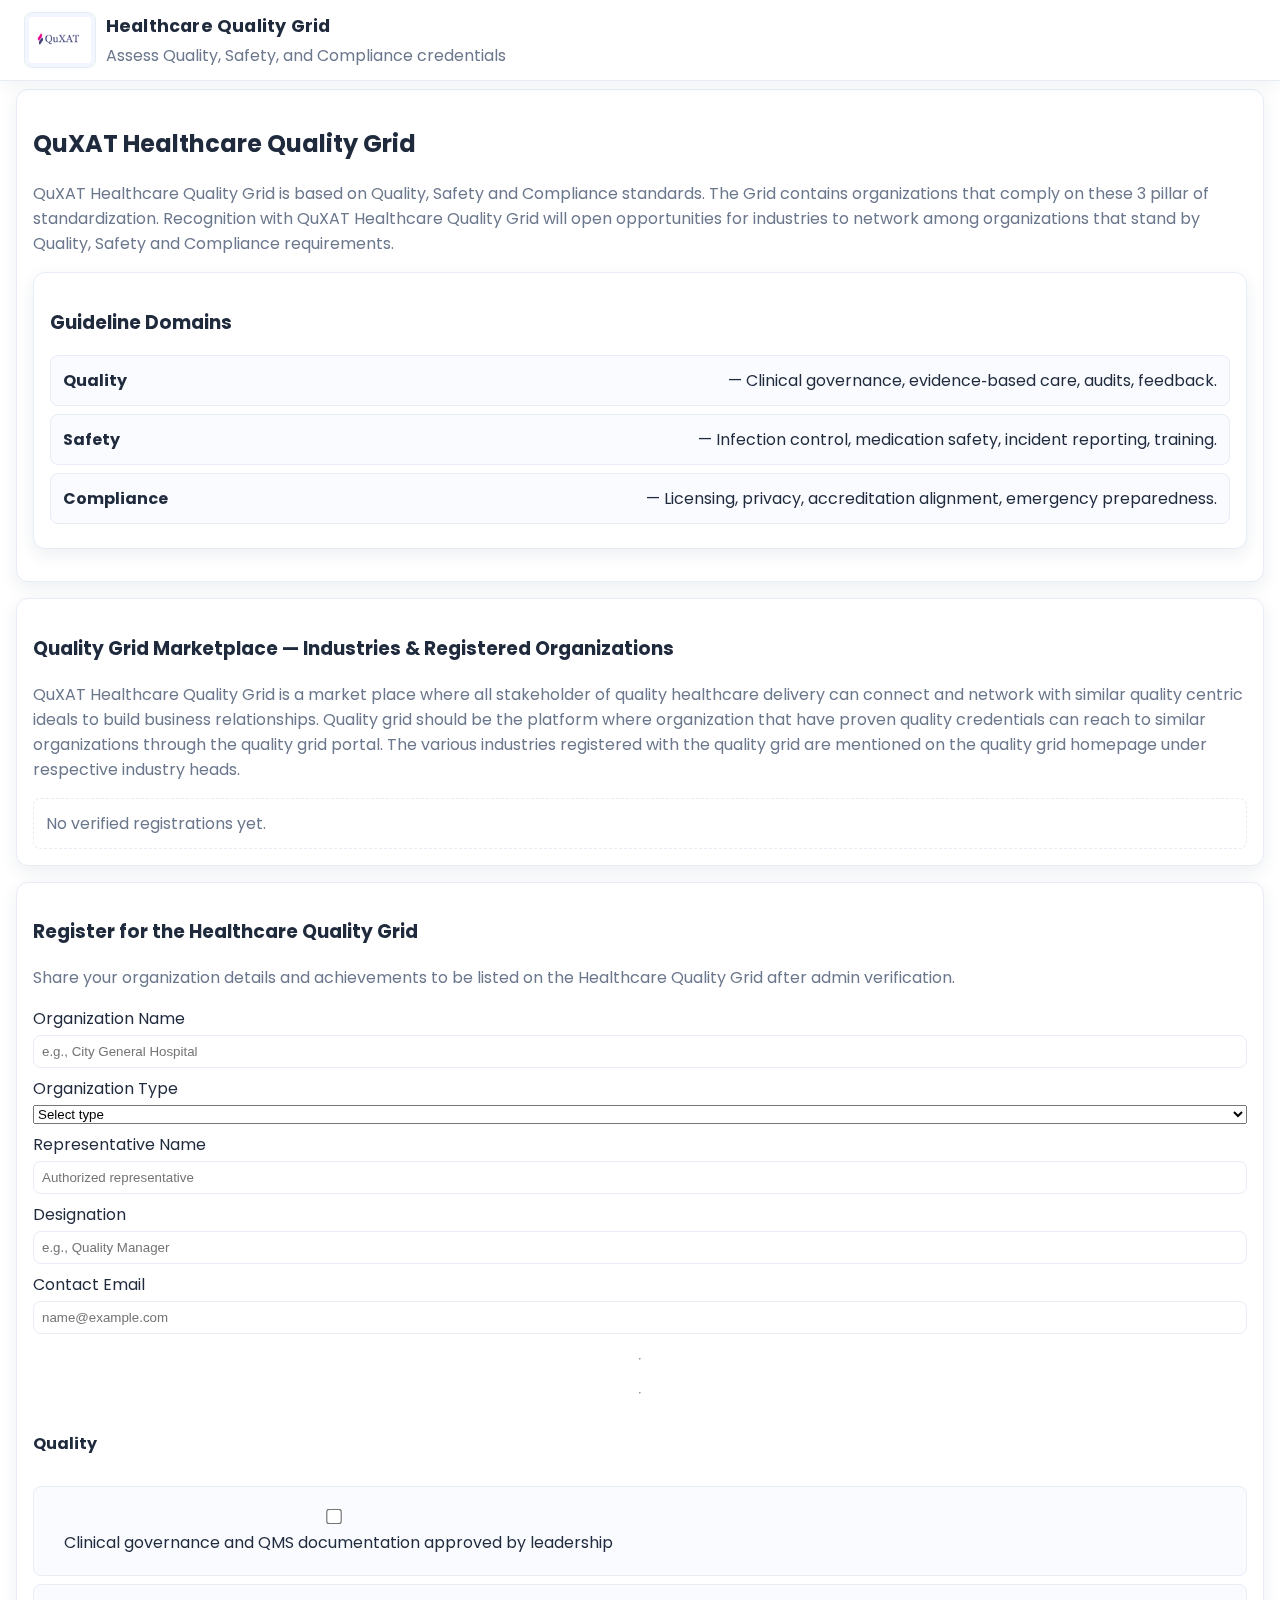
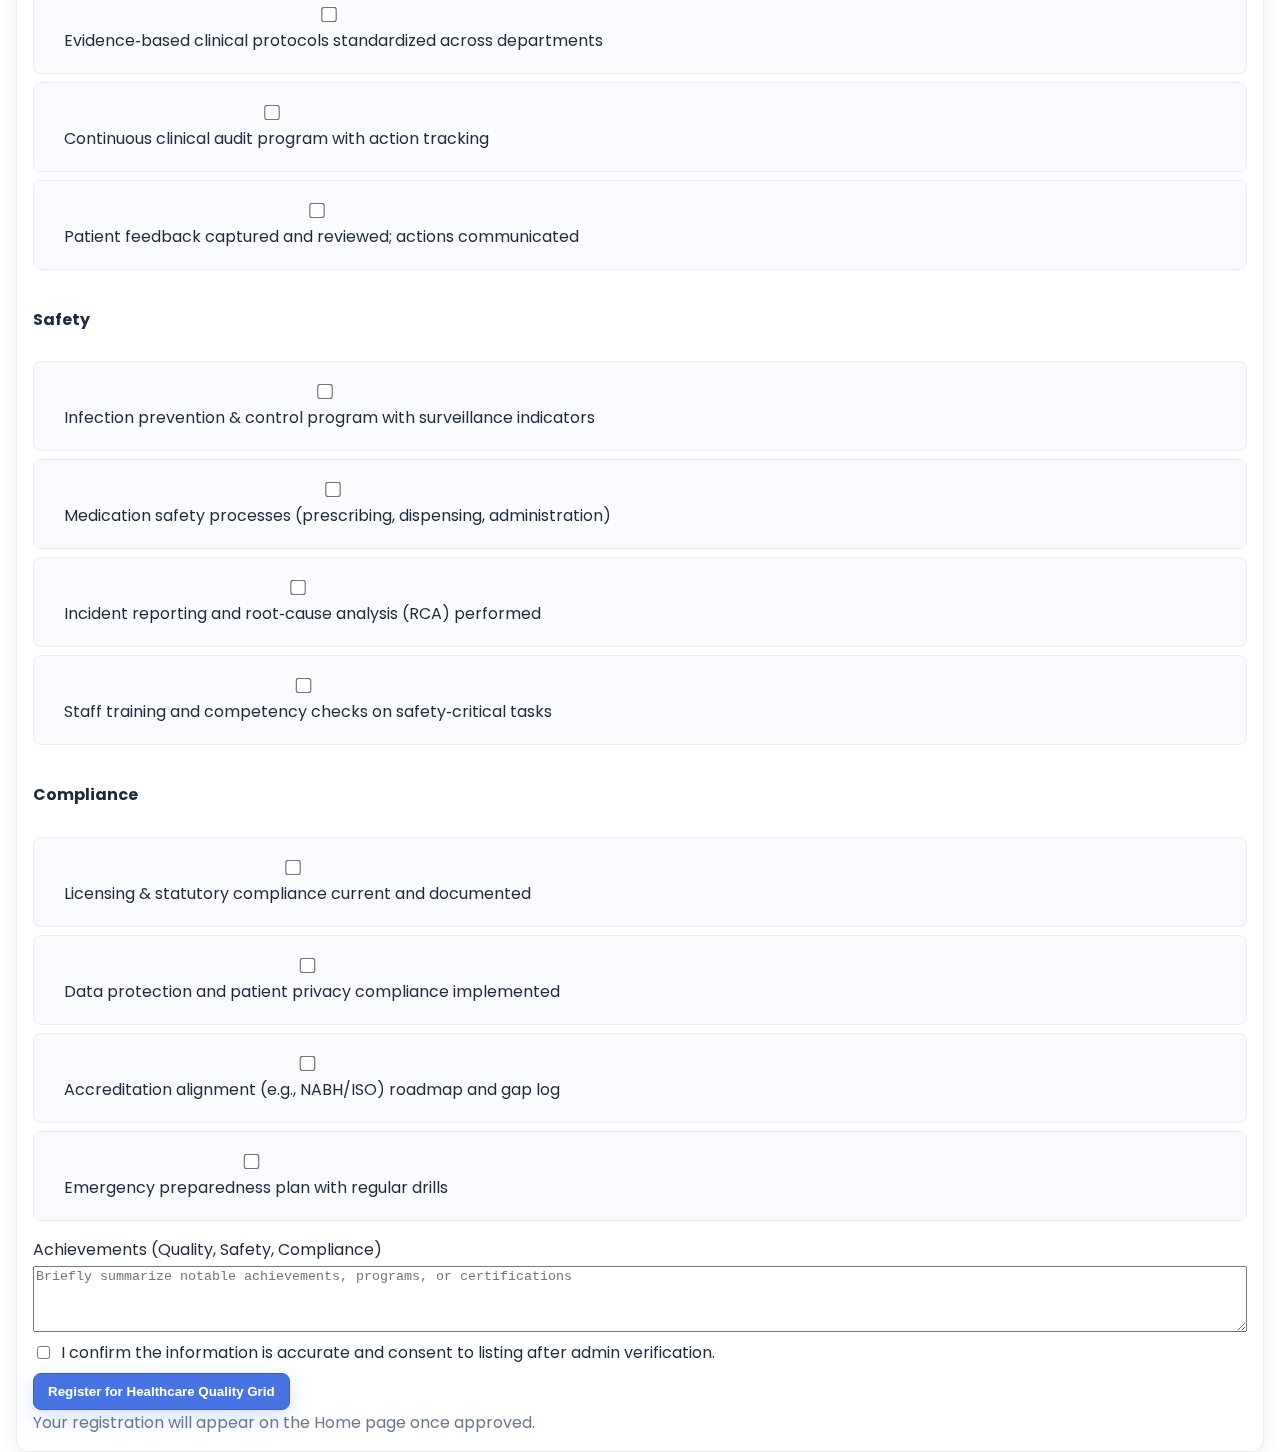
<file: hq-grid.html>
<!doctype html>
<html lang="en">
  <head>
    <meta charset="utf-8" />
    <meta name="viewport" content="width=device-width, initial-scale=1" />
    <title>Healthcare Quality Grid — QuXAT QSAS</title>
    <link rel="preconnect" href="https://fonts.googleapis.com">
    <link rel="preconnect" href="https://fonts.gstatic.com" crossorigin>
    <link href="https://fonts.googleapis.com/css2?family=Poppins:wght@400;600&display=swap" rel="stylesheet">
    <link rel="stylesheet" href="assets/css/style.css" />
  </head>
  <body>
    <script src="assets/js/storage.js"></script>
    <script src="assets/js/branding.js"></script>
    <script>
      (function(){
        // Navigation links open sections in Streamlit or fall back to static pages
        const links = document.querySelectorAll('a[data-section]');
        links.forEach(a => {
          a.addEventListener('click', function(e){
            e.preventDefault();
            const s = a.dataset.section;
            const topWin = window.top || window.parent || window;
            const base = topWin.location.origin;
            const url = base + '/?section=' + encodeURIComponent(s);
            const port = String(topWin.location.port || '');
            const host = String(topWin.location.hostname || '');
            const isStreamlit = host.includes('streamlit') || ['8501','8502','8503','8504'].includes(port);
            if (isStreamlit) {
              try { const w = topWin.open(url, '_blank'); if (w && w.focus) w.focus(); } catch(err) {
                try { const w2 = window.open(url, '_blank'); if (w2 && w2.focus) w2.focus(); } catch(e) {}
              }
            } else {
              let fallback = 'hq-grid.html';
              // Route to specific static pages when not in Streamlit
              if (s && s.toLowerCase().includes('hq grid admin')) fallback = 'hq-admin.html';
              else if (s && s.toLowerCase() === 'admin') fallback = 'admin.html';
              else if (s && s.toLowerCase().includes('user')) fallback = 'user.html';
              else if (s && s.toLowerCase().includes('home')) fallback = 'index.html';
              try { const w = topWin.open(fallback, '_blank'); if (w && w.focus) w.focus(); } catch(e) {
                try { const w2 = window.open(fallback, '_blank'); if (w2 && w2.focus) w2.focus(); } catch(_) {}
              }
            }
          });
        });
      })();
    </script>

    <header class="site-header">
      <div class="brand-bar container wide">
        <div class="brand-left">
          <img id="brandLogo" class="brand-logo" alt="QuXAT" src="assets/QuXAT%20Logo%20Facebook.png" />
          <div>
            <div class="brand-title">Healthcare Quality Grid</div>
            <div class="subtitle">Assess Quality, Safety, and Compliance credentials</div>
          </div>
        </div>
        <!-- Navigation removed per request -->
      </div>
    </header>

    <main class="container wide">
      <section class="card">
        <h2>QuXAT Healthcare Quality Grid</h2>
        <p class="hint">QuXAT Healthcare Quality Grid is based on Quality, Safety and Compliance standards. The Grid contains organizations that comply on these 3 pillar of standardization. Recognition with QuXAT Healthcare Quality Grid will open opportunities for industries to network among organizations that stand by Quality, Safety and Compliance requirements.</p>
        <div id="gridIntro" class="card info">
          <h3>Guideline Domains</h3>
          <ul class="list">
            <li><strong>Quality</strong> — Clinical governance, evidence‑based care, audits, feedback.</li>
            <li><strong>Safety</strong> — Infection control, medication safety, incident reporting, training.</li>
            <li><strong>Compliance</strong> — Licensing, privacy, accreditation alignment, emergency preparedness.</li>
          </ul>
        </div>
      </section>

      <section class="card">
        <h3>Quality Grid Marketplace — Industries & Registered Organizations</h3>
        <p class="hint">QuXAT Healthcare Quality Grid is a market place where all stakeholder of quality healthcare delivery can connect and network with similar quality centric ideals to build business relationships. Quality grid should be the platform where organization that have proven quality credentials can reach to similar organizations through the quality grid portal. The various industries registered with the quality grid are mentioned on the quality grid homepage under respective industry heads.</p>
        <div id="gridIndustryEmpty" class="empty" hidden>No verified registrations yet.</div>
        <div id="gridIndustryMount" class="grid" style="display:grid; grid-template-columns: repeat(auto-fit, minmax(300px, 1fr)); gap:12px;"></div>
      </section>

      <section class="card">
        <h3>Register for the Healthcare Quality Grid</h3>
        <p class="hint">Share your organization details and achievements to be listed on the Healthcare Quality Grid after admin verification.</p>
        <form id="hqRegForm" class="form-grid">
          <label>
            Organization Name
            <input type="text" id="orgName" placeholder="e.g., City General Hospital" required />
          </label>
          <label>
            Organization Type
            <select id="orgType" required>
              <option value="">Select type</option>
              <option>Hospital</option>
              <option>Diagnostic Laboratory</option>
              <option>Pharmacy</option>
              <option>Dental Clinic</option>
              <option>Health Center</option>
              <option>Other Healthcare</option>
            </select>
          </label>
          <label>
            Representative Name
            <input type="text" id="repName" placeholder="Authorized representative" required />
          </label>
          <label>
            Designation
            <input type="text" id="repDesignation" placeholder="e.g., Quality Manager" required />
          </label>
          <label>
            Contact Email
            <input type="email" id="contactEmail" placeholder="name@example.com" required />
          </label>
          <hr class="mt" />
          <!-- Checklist import removed as requested -->

          <hr class="mt" />
          <h4>Quality</h4>
          <ul id="qualityList" class="list checklist"></ul>
          <h4>Safety</h4>
          <ul id="safetyList" class="list checklist"></ul>
          <h4>Compliance</h4>
          <ul id="complianceList" class="list checklist"></ul>
          <!-- Move achievements and consent just before submit button -->
          <label class="full">
            Achievements (Quality, Safety, Compliance)
            <textarea id="achievements" rows="4" placeholder="Briefly summarize notable achievements, programs, or certifications" required></textarea>
          </label>
          <label class="full" style="display:flex; align-items:center; gap:8px;">
            <input type="checkbox" id="consent" />
            <span>I confirm the information is accurate and consent to listing after admin verification.</span>
          </label>
          <div class="actions">
            <button type="submit" class="btn btn-primary">Register for Healthcare Quality Grid</button>
          </div>
        </form>
        <div id="hqRegHint" class="hint">Your registration will appear on the Home page once approved.</div>
      </section>

      

      <!-- Score bar and suggestions removed per request -->
    </main>

    <script>
      (function(){
        const qualityGuidelines = [
          { id: 'q1', text: 'Clinical governance and QMS documentation approved by leadership' },
          { id: 'q2', text: 'Evidence‑based clinical protocols standardized across departments' },
          { id: 'q3', text: 'Continuous clinical audit program with action tracking' },
          { id: 'q4', text: 'Patient feedback captured and reviewed; actions communicated' },
        ];
        const safetyGuidelines = [
          { id: 's1', text: 'Infection prevention & control program with surveillance indicators' },
          { id: 's2', text: 'Medication safety processes (prescribing, dispensing, administration)' },
          { id: 's3', text: 'Incident reporting and root‑cause analysis (RCA) performed' },
          { id: 's4', text: 'Staff training and competency checks on safety‑critical tasks' },
        ];
        const complianceGuidelines = [
          { id: 'c1', text: 'Licensing & statutory compliance current and documented' },
          { id: 'c2', text: 'Data protection and patient privacy compliance implemented' },
          { id: 'c3', text: 'Accreditation alignment (e.g., NABH/ISO) roadmap and gap log' },
          { id: 'c4', text: 'Emergency preparedness plan with regular drills' },
        ];

        function perMetricFor(total){
          const t = Math.max(1, Number(total) || 0);
          return Math.round((100 / t) * 100) / 100;
        }

        const qualityList = document.getElementById('qualityList');
        const safetyList = document.getElementById('safetyList');
        const complianceList = document.getElementById('complianceList');
        // Score bar and suggestions removed
        const hqRegForm = document.getElementById('hqRegForm');
        const orgNameInput = document.getElementById('orgName');
        const orgTypeInput = document.getElementById('orgType');
        const repNameInput = document.getElementById('repName');
        const repDesignationInput = document.getElementById('repDesignation');
        const contactEmailInput = document.getElementById('contactEmail');
        const achievementsInput = document.getElementById('achievements');
        const consentInput = document.getElementById('consent');

        const state = new Set();

        function classify(percent){
          if (percent >= 90) return { label: 'Exemplary', badge: 'badge-exemplary' };
          if (percent >= 75) return { label: 'Strong', badge: 'badge-strong' };
          if (percent >= 50) return { label: 'Developing', badge: 'badge-developing' };
          if (percent >= 25) return { label: 'Early', badge: 'badge-early' };
          return { label: 'Needs Immediate Improvement', badge: 'badge-needs-improvement' };
        }

        function getSuggestions(selectedCount){
          const s = [];
          if (selectedCount < 4) s.push('Establish core governance, infection control, and licensing baseline.');
          if (selectedCount < 8) s.push('Standardize protocols and medication safety; begin audits and RCA.');
          s.push('Schedule regular drills and monitor safety indicators; close gaps via PDSA.');
          return s;
        }

        function renderList(container, items){
          container.innerHTML = '';
          items.forEach(it => {
            const li = document.createElement('li');
            const label = document.createElement('label');
            label.style.padding = '8px';
            const cb = document.createElement('input');
            cb.type = 'checkbox';
            cb.checked = state.has(it.id);
            cb.addEventListener('change', () => {
              if (cb.checked) state.add(it.id); else state.delete(it.id);
              updateScore();
            });
            const span = document.createElement('span');
            span.textContent = it.text;
            span.style.marginLeft = '10px';
            label.append(cb, span);
            li.appendChild(label);
            container.appendChild(li);
          });
        }

        function updateScore(){ /* UI score display removed */ }

        function resetGrid(){
          state.clear();
          renderAll();
          updateScore();
        }

        function renderAll(){
          renderList(qualityList, qualityGuidelines);
          renderList(safetyList, safetyGuidelines);
          renderList(complianceList, complianceGuidelines);
        }

        // Checklist import removed: selector and rendering logic deleted

        // Marketplace: group approved registrations under industry heads and provide Connect actions
        function normalizeIndustry(raw) {
          const s = String(raw || '').toLowerCase();
          if (!s) return 'Other Healthcare';
          if (s.includes('hospital')) return 'Hospitals';
          if (s.includes('diagnostic') || s.includes('laborator')) return 'Diagnostic Laboratories';
          if (s.includes('pharma') || s.includes('pharmacy')) return 'Pharmacies';
          if (s.includes('dental')) return 'Dental Clinics';
          if (s.includes('health') && s.includes('center')) return 'Health Centers';
          if (s.includes('clinic')) return 'Clinics';
          return 'Other Healthcare';
        }

        function renderIndustryGrid() {
          const mount = document.getElementById('gridIndustryMount');
          const empty = document.getElementById('gridIndustryEmpty');
          if (!mount || !empty) return;
          let regs = [];
          try { regs = (typeof getApprovedGridRegistrations === 'function') ? getApprovedGridRegistrations() : []; } catch(e) { regs = []; }
          mount.innerHTML = '';
          empty.hidden = regs.length !== 0;
          if (!regs.length) return;
          const byHead = new Map();
          regs.forEach(r => {
            const head = normalizeIndustry(r.orgType);
            if (!byHead.has(head)) byHead.set(head, []);
            byHead.get(head).push(r);
          });
          const heads = Array.from(byHead.keys()).sort((a,b) => a.localeCompare(b));
          heads.forEach(head => {
            const items = (byHead.get(head) || []).sort((a,b) => String(a.orgName||'').localeCompare(String(b.orgName||'')));
            const card = document.createElement('div');
            card.className = 'card info';
            const title = document.createElement('div');
            title.className = 'item-title';
            title.textContent = `${head} (${items.length})`;
            const list = document.createElement('ul');
            list.className = 'list';
            items.forEach(r => {
              const li = document.createElement('li');
              const top = document.createElement('div');
              top.className = 'item-title';
              top.textContent = r.orgName || 'Organization';
              const sub = document.createElement('div');
              sub.className = 'item-sub';
              sub.textContent = `Classification: ${r.classification || '-'} (${r.scorePercent ?? 0}%)`;
              const actions = document.createElement('div');
              actions.className = 'item-actions';
              const connect = document.createElement('a');
              connect.href = `mailto:${encodeURIComponent(r.email || '')}?subject=${encodeURIComponent('QuXAT Healthcare Quality Grid • Connection Request')}`;
              connect.className = 'btn';
              connect.textContent = 'Connect';
              const details = document.createElement('button');
              details.className = 'btn';
              details.textContent = 'View Achievements';
              details.onclick = () => {
                const lines = (Array.isArray(r.selectedMetrics) ? r.selectedMetrics : []).map(m => `- ${m.name} (+${m.points})`).join('\n');
                const sug = Array.isArray(r.suggestions) && r.suggestions.length ? `\nSuggested Improvements:\n${r.suggestions.map(x => `- ${x}`).join('\n')}\n` : '';
                const extra = [
                  r.repName ? `Representative: ${r.repName}` : null,
                  r.repDesignation ? `Designation: ${r.repDesignation}` : null,
                  r.achievements ? `Achievements: ${r.achievements}` : null,
                ].filter(Boolean).join('\n');
                alert(`${r.orgName || 'Organization'} • ${normalizeIndustry(r.orgType)}\n${extra ? extra + '\n' : ''}${sug}\nSelected Guidelines:\n${lines}`);
              };
              actions.append(connect, details);
              li.append(top, sub, actions);
              list.appendChild(li);
            });
            card.append(title, list);
            mount.appendChild(card);
          });
        }

        // Registration submit handler
        hqRegForm.addEventListener('submit', (e) => {
          e.preventDefault();
          const orgName = orgNameInput.value.trim();
          const orgType = orgTypeInput.value.trim();
          const repName = repNameInput.value.trim();
          const repDesignation = repDesignationInput.value.trim();
          const email = contactEmailInput.value.trim();
          const achievements = achievementsInput.value.trim();
          const consent = consentInput.checked;
          if (!consent) {
            return alert('Please provide consent to proceed with registration.');
          }
          if (!orgName || !orgType || !repName || !repDesignation || !email || !achievements) {
            return alert('Please fill in all required fields.');
          }
          const baseItems = [...qualityGuidelines, ...safetyGuidelines, ...complianceGuidelines].map(it => ({ id: it.id, name: it.text }));
          const perMetric = perMetricFor(baseItems.length);
          const allItems = baseItems.map(it => ({ id: it.id, name: it.name, points: perMetric }));
          const selectedIds = Array.from(state);
          try {
            const payload = submitGridRegistration(allItems, selectedIds, { orgName, orgType, repName, repDesignation, email, achievements, consent });
            alert('Registration submitted successfully. Admin will review and verify.');
            hqRegForm.reset();
          } catch(err) {
            console.error(err);
            alert('Failed to submit registration. Please try again.');
          }
        });

        // Download report and reset controls removed

        renderAll();
        updateScore();
        renderIndustryGrid();
      })();
    </script>
  </body>
</html>
</file>
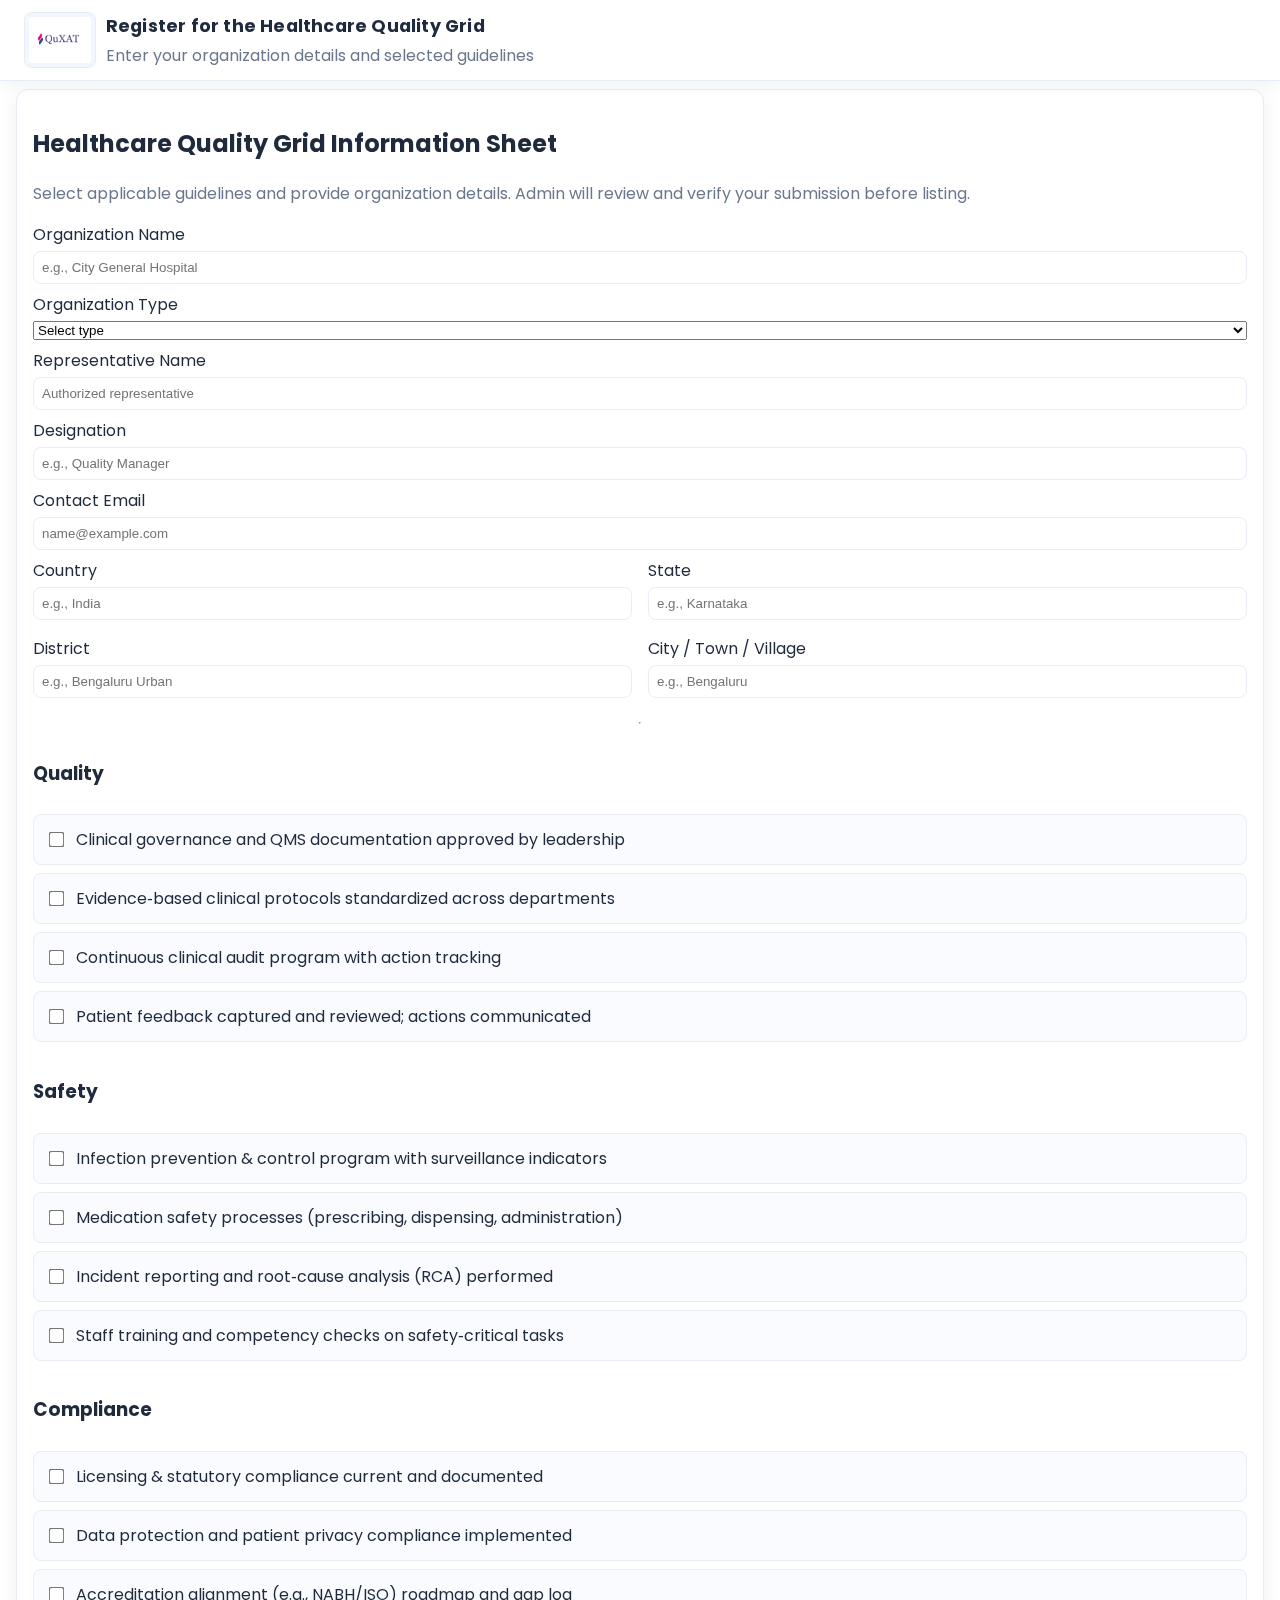
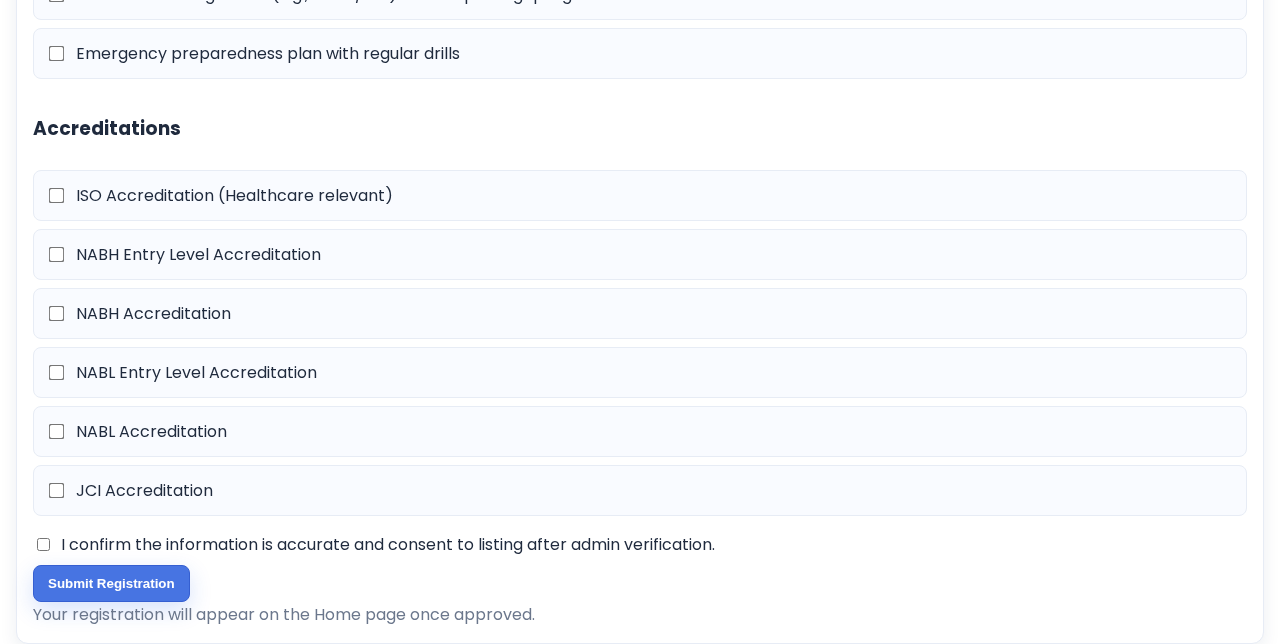
<file: hq-register.html>
<!doctype html>
<html lang="en">
  <head>
    <meta charset="utf-8" />
    <meta name="viewport" content="width=device-width, initial-scale=1" />
    <title>Register for the Healthcare Quality Grid — QuXAT QSAS</title>
    <link rel="preconnect" href="https://fonts.googleapis.com">
    <link rel="preconnect" href="https://fonts.gstatic.com" crossorigin>
    <link href="https://fonts.googleapis.com/css2?family=Poppins:wght@400;600&display=swap" rel="stylesheet">
    <link rel="stylesheet" href="assets/css/style.css" />
  </head>
  <body>
    <script src="assets/js/storage.js"></script>
    <script src="assets/js/branding.js"></script>

    <header class="site-header">
      <div class="brand-bar container wide">
        <div class="brand-left">
          <img id="brandLogo" class="brand-logo" alt="QuXAT" src="assets/QuXAT%20Logo%20Facebook.png" />
          <div>
            <div class="brand-title">Register for the Healthcare Quality Grid</div>
            <div class="subtitle">Enter your organization details and selected guidelines</div>
          </div>
        </div>
      </div>
    </header>

    <main class="container wide">
      <section class="card">
        <h2>Healthcare Quality Grid Information Sheet</h2>
        <p class="hint">Select applicable guidelines and provide organization details. Admin will review and verify your submission before listing.</p>

        <form id="hqRegForm" class="form-grid">
          <label>
            Organization Name
            <input type="text" id="orgName" placeholder="e.g., City General Hospital" required />
          </label>
          <label>
            Organization Type
            <select id="orgType" required>
              <option value="">Select type</option>
              <option>Hospital</option>
              <option>Diagnostic Laboratory</option>
              <option>Pharmacy</option>
              <option>Dental Clinic</option>
              <option>Health Center</option>
              <option>Other Healthcare</option>
            </select>
          </label>
          <label>
            Representative Name
            <input type="text" id="repName" placeholder="Authorized representative" required />
          </label>
          <label>
            Designation
            <input type="text" id="repDesignation" placeholder="e.g., Quality Manager" required />
          </label>
          <label>
            Contact Email
            <input type="email" id="contactEmail" placeholder="name@example.com" required />
          </label>

          <div class="grid two">
            <label>
              Country
              <input type="text" id="orgCountry" placeholder="e.g., India" />
            </label>
            <label>
              State
              <input type="text" id="orgState" placeholder="e.g., Karnataka" />
            </label>
            <label>
              District
              <input type="text" id="orgDistrict" placeholder="e.g., Bengaluru Urban" />
            </label>
            <label>
              City / Town / Village
              <input type="text" id="orgCity" placeholder="e.g., Bengaluru" />
            </label>
          </div>

          <hr class="mt" />
          <h3>Quality</h3>
          <ul id="qualityList" class="list checklist"></ul>
          <h3>Safety</h3>
          <ul id="safetyList" class="list checklist"></ul>
          <h3>Compliance</h3>
          <ul id="complianceList" class="list checklist"></ul>

          <h3>Accreditations</h3>
          <ul id="accreditationsList" class="list checklist"></ul>

          <label class="full" style="display:flex; align-items:center; gap:8px;">
            <input type="checkbox" id="consent" />
            <span>I confirm the information is accurate and consent to listing after admin verification.</span>
          </label>
          <div class="actions">
            <button type="submit" class="btn btn-primary">Submit Registration</button>
          </div>
        </form>
        <div id="hqRegHint" class="hint">Your registration will appear on the Home page once approved.</div>
      </section>
    </main>

    <script>
      (function(){
        // Elements
        const hqRegForm = document.getElementById('hqRegForm');
        const orgTypeInput = document.getElementById('orgType');
        const orgNameInput = document.getElementById('orgName');
        const repNameInput = document.getElementById('repName');
        const repDesignationInput = document.getElementById('repDesignation');
        const contactEmailInput = document.getElementById('contactEmail');
        const orgCountryInput = document.getElementById('orgCountry');
        const orgStateInput = document.getElementById('orgState');
        const orgDistrictInput = document.getElementById('orgDistrict');
        const orgCityInput = document.getElementById('orgCity');
        const consentInput = document.getElementById('consent');
        const qualityList = document.getElementById('qualityList');
        const safetyList = document.getElementById('safetyList');
        const complianceList = document.getElementById('complianceList');
        const accreditationsList = document.getElementById('accreditationsList');

        // Base guidelines
        const qualityGuidelines = [
          { id: 'q1', text: 'Clinical governance and QMS documentation approved by leadership' },
          { id: 'q2', text: 'Evidence‑based clinical protocols standardized across departments' },
          { id: 'q3', text: 'Continuous clinical audit program with action tracking' },
          { id: 'q4', text: 'Patient feedback captured and reviewed; actions communicated' },
        ];
        const safetyGuidelines = [
          { id: 's1', text: 'Infection prevention & control program with surveillance indicators' },
          { id: 's2', text: 'Medication safety processes (prescribing, dispensing, administration)' },
          { id: 's3', text: 'Incident reporting and root‑cause analysis (RCA) performed' },
          { id: 's4', text: 'Staff training and competency checks on safety‑critical tasks' },
        ];
        const complianceGuidelines = [
          { id: 'c1', text: 'Licensing & statutory compliance current and documented' },
          { id: 'c2', text: 'Data protection and patient privacy compliance implemented' },
          { id: 'c3', text: 'Accreditation alignment (e.g., NABH/ISO) roadmap and gap log' },
          { id: 'c4', text: 'Emergency preparedness plan with regular drills' },
        ];

        const accreditationItems = [
          { id: 'acc_iso', text: 'ISO Accreditation (Healthcare relevant)' },
          { id: 'acc_nabh_entry', text: 'NABH Entry Level Accreditation' },
          { id: 'acc_nabh', text: 'NABH Accreditation' },
          { id: 'acc_nabl_entry', text: 'NABL Entry Level Accreditation' },
          { id: 'acc_nabl', text: 'NABL Accreditation' },
          { id: 'acc_jci', text: 'JCI Accreditation' },
        ];

        // Exclude non-relevant base items by organization type
        // Per request: Diagnostic Laboratory should not include clinical governance (q1)
        // and clinical audit programs (q3) from base Quality guidelines.
        const baseExclusions = {
          'Diagnostic Laboratory': {
            quality: new Set(['q1','q3']),
            // Add safety/compliance exclusions here if needed in future
          },
        };

        // Type‑specific items
        const typeGuidelines = {
          'Hospital': {
            quality: [
              { id: 'q_hosp_1', text: 'Surgical safety checklist compliance in all theatres' },
              { id: 'q_hosp_2', text: 'ICU clinical protocols and handover standards defined' },
            ],
            safety: [
              { id: 's_hosp_1', text: 'Biomedical waste segregation and disposal audited' },
              { id: 's_hosp_2', text: 'Transfusion safety (blood bank) policies implemented' },
            ],
            compliance: [
              { id: 'c_hosp_1', text: 'Clinical establishment license and specialty approvals current' },
            ],
          },
          'Diagnostic Laboratory': {
            quality: [
              { id: 'q_lab_1', text: 'Internal QC logs reviewed and corrective actions tracked' },
              { id: 'q_lab_2', text: 'External proficiency testing participation results analyzed' },
            ],
            safety: [
              { id: 's_lab_1', text: 'Specimen chain‑of‑custody documented end‑to‑end' },
              { id: 's_lab_2', text: 'Biohazard handling SOPs and PPE adherence monitored' },
            ],
            compliance: [
              { id: 'c_lab_1', text: 'Lab accreditation/recognition (e.g., NABL) roadmap maintained' },
            ],
          },
          'Pharmacy': {
            quality: [
              { id: 'q_pharm_1', text: 'Dispensing SOPs and counselling standards implemented' },
            ],
            safety: [
              { id: 's_pharm_1', text: 'Cold chain for temperature‑sensitive medicines monitored' },
            ],
            compliance: [
              { id: 'c_pharm_1', text: 'Drug license and schedule compliance documented' },
            ],
          },
          'Dental Clinic': {
            quality: [
              { id: 'q_dent_1', text: 'Clinical protocols for common procedures standardized' },
            ],
            safety: [
              { id: 's_dent_1', text: 'Sterilization cycles logged; instrument tracking in place' },
              { id: 's_dent_2', text: 'Radiography safety and exposure monitoring implemented' },
            ],
            compliance: [
              { id: 'c_dent_1', text: 'Radiology equipment licensing and calibration records' },
            ],
          },
          'Health Center': {
            quality: [
              { id: 'q_hc_1', text: 'Primary care pathways and referral protocols defined' },
            ],
            safety: [
              { id: 's_hc_1', text: 'Vaccination cold chain compliance and monitoring' },
            ],
            compliance: [
              { id: 'c_hc_1', text: 'Community program documentation and regulatory reporting' },
            ],
          },
          'Other Healthcare': { quality: [], safety: [], compliance: [] }
        };

        function getActiveGuidelines(orgType){
          const type = String(orgType || '').trim();
          const extras = typeGuidelines[type] || typeGuidelines['Other Healthcare'];
          const ex = baseExclusions[type] || {};
          const baseQuality = Array.isArray(qualityGuidelines) ? qualityGuidelines.filter(it => !(ex.quality && ex.quality.has(it.id))) : [];
          const baseSafety = Array.isArray(safetyGuidelines) ? safetyGuidelines.filter(it => !(ex.safety && ex.safety.has(it.id))) : [];
          const baseCompliance = Array.isArray(complianceGuidelines) ? complianceGuidelines.filter(it => !(ex.compliance && ex.compliance.has(it.id))) : [];
          return {
            quality: [...baseQuality, ...((extras && extras.quality) || [])],
            safety: [...baseSafety, ...((extras && extras.safety) || [])],
            compliance: [...baseCompliance, ...((extras && extras.compliance) || [])],
          };
        }

        // Checklist UI
        function renderList(container, items){
          container.innerHTML = '';
          items.forEach(it => {
            const li = document.createElement('li');
            li.className = 'list-item';
            const label = document.createElement('label');
            label.style.display = 'flex';
            label.style.alignItems = 'center';
            label.style.gap = '10px';
            const cb = document.createElement('input');
            cb.type = 'checkbox';
            cb.dataset.itemId = it.id;
            const span = document.createElement('span');
            span.textContent = it.text;
            label.append(cb, span);
            li.appendChild(label);
            container.appendChild(li);
          });
        }

        function renderAll(){
          const selected = String(orgTypeInput && orgTypeInput.value ? orgTypeInput.value : '').trim();
          const active = getActiveGuidelines(selected);
          renderList(qualityList, active.quality);
          renderList(safetyList, active.safety);
          renderList(complianceList, active.compliance);
          renderList(accreditationsList, accreditationItems);
        }

        try { orgTypeInput.addEventListener('change', renderAll); } catch(e) {}
        renderAll();

        // Registration submit
        function perMetricFor(total){
          const maxPoints = 100; // distribute points evenly across selected guidelines
          const n = Math.max(1, Number(total || 0));
          return Math.round(maxPoints / n);
        }

        hqRegForm.addEventListener('submit', (e) => {
          e.preventDefault();
          const orgName = orgNameInput.value.trim();
          const orgType = orgTypeInput.value.trim();
          const repName = repNameInput.value.trim();
          const repDesignation = repDesignationInput.value.trim();
          const email = contactEmailInput.value.trim();
          const consent = consentInput.checked;
          if (!consent) {
            return alert('Please provide consent to proceed with registration.');
          }
          if (!orgName || !orgType || !repName || !repDesignation || !email) {
            return alert('Please fill in all required fields.');
          }

          // Build metrics payload
          const active = getActiveGuidelines(orgType);
          const baseItems = [...active.quality, ...active.safety, ...active.compliance].map(it => ({ id: it.id, name: it.text }));
          const perMetric = perMetricFor(baseItems.length);
          const allItems = baseItems.map(it => ({ id: it.id, name: it.name, points: perMetric }));
          const selectedIds = Array.from(document.querySelectorAll('input[type="checkbox"][data-item-id]')).filter(cb => cb.checked).map(cb => cb.dataset.itemId);
          const selectedAccreditations = Array.from(accreditationsList.querySelectorAll('input[type="checkbox"]')).filter(cb => cb.checked).map(cb => cb.parentElement && cb.parentElement.querySelector('span') ? cb.parentElement.querySelector('span').textContent : '') .filter(Boolean);

          try {
            const payload = submitGridRegistration(allItems, selectedIds, {
              orgName,
              orgType,
              repName,
              repDesignation,
              email,
              consent,
              accreditations: selectedAccreditations,
              orgCountry: String(orgCountryInput.value || ''),
              orgState: String(orgStateInput.value || ''),
              orgDistrict: String(orgDistrictInput.value || ''),
              orgCity: String(orgCityInput.value || ''),
            });
            alert('Registration submitted successfully. Admin will review and verify.');
            hqRegForm.reset();
            renderAll();
          } catch(err) {
            console.error(err);
            alert('Failed to submit registration. Please try again.');
          }
        });
      })();
    </script>
  </body>
</html>
</file>
<file: assets/css/style.css>
:root {
  --bg: #f6f9ff;
  --surface: #ffffff;
  --text: #1f2a3d;
  --muted: #6b778c;
  --primary: #4774e2; /* blue accent similar to quxat.com */
  --danger: #e24350;
  --border: #e7ecf5;
}

* { box-sizing: border-box; }
html, body { height: 100%; }
body {
  margin: 0;
  font-family: 'Poppins', system-ui, -apple-system, Segoe UI, Roboto, Ubuntu, Cantarell, Noto Sans, Helvetica, Arial, "Apple Color Emoji", "Segoe UI Emoji";
  background: #ffffff;
  color: var(--text);
}

.site-header, .site-footer { padding: 8px; }
.site-header .container { margin: 0; padding: 4px 16px; }
.site-header {
  border-bottom: 1px solid var(--border);
  position: sticky; top: 0; z-index: 100;
  background: rgba(255,255,255,0.85);
  backdrop-filter: saturate(180%) blur(6px);
  box-shadow: 0 4px 16px rgba(10,46,90,0.06);
}
.site-header h1 { margin: 0; font-size: 1.5rem; }
.site-header .subtitle { margin: 4px 0 0; color: var(--muted); }
.site-footer { border-top: 1px solid var(--border); color: var(--muted); text-align: center; }

.container { max-width: 960px; margin: 8px auto; padding: 0 16px; }
/* Admin full-width option */
.container.wide { max-width: 100%; }
/* Extra bottom space on User page to avoid overlay by floating bars */
.container.user { padding-bottom: 96px; }
.card {
  background: var(--surface);
  border: 1px solid var(--border);
  border-radius: 12px;
  padding: 16px;
  margin-bottom: 16px;
  box-shadow: 0 6px 18px rgba(10,46,90,0.08);
}
.hero-card {
  background: linear-gradient(135deg, #f0f6ff, #fff5f7);
  border-color: #e1e7f5;
}
.hero-card h2 { margin: 0 0 6px; font-size: 1.75rem; }
.hero-card .hint { font-size: 0.98rem; }

/* Full-width hero banner */
.hero {
  /* More colorful, eye‑catching pastel gradient */
  background: linear-gradient(90deg, #fce7f3 0%, #e0f2fe 35%, #ecfccb 70%, #f5f3ff 100%);
  border-bottom: 1px solid var(--border);
  padding: 52px 0 44px;
  box-shadow: 0 8px 22px rgba(10,46,90,0.08) inset;
}
.hero-inner { max-width: 960px; margin: 0 auto; padding: 0 16px; text-align: center; }
.hero-logo {
  height: 128px; /* increased by three steps for prominence */
  width: auto;
  border: none; /* flat logo: remove border */
  border-radius: 12px;
  padding: 0; /* remove padding for pure image look */
  background: transparent; /* remove background for flat appearance */
  object-fit: contain;
  margin-bottom: 14px;
}
.hero-title { font-size: 2.3rem; font-weight: 700; margin: 0 0 8px; letter-spacing: .2px; }
.hero-subtitle { color: var(--muted); font-size: 1.08rem; margin: 0 auto 14px; max-width: 880px; }
.hero .actions { justify-content: center; gap: 10px; }
/* Small kicker line sourced from header subtitle */
.hero-kicker {
  display: inline-block;
  margin-bottom: 10px;
  padding: 6px 10px;
  font-size: 0.9rem;
  color: var(--muted);
  background: #ffffff;
  border: 1px solid var(--border);
  border-radius: 999px;
  box-shadow: 0 6px 16px rgba(10,46,90,0.06);
}

.steps-grid { display: grid; grid-template-columns: repeat(3, 1fr); gap: 12px; }
@media (max-width: 860px) { .steps-grid { grid-template-columns: 1fr; } }
.step-card { background: #ffffff; border: 1px solid var(--border); border-radius: 12px; padding: 12px; display: grid; gap: 6px; box-shadow: 0 6px 18px rgba(10,46,90,0.06); }
.step-title { font-weight: 600; }
.step-sub { color: var(--muted); }

/* Step accents and icon chips */
.step-chip { display: inline-flex; align-items: center; justify-content: center; width: 28px; height: 28px; border-radius: 50%; margin-right: 8px; font-size: 14px; }
.step-1 .step-chip { background: #e8f0ff; color: #1f5eea; }
.step-2 .step-chip { background: #e9fff3; color: #129f5f; }
.step-3 .step-chip { background: #f3eaff; color: #6a35d3; }
.step-title { display: flex; align-items: center; }

/* CTA button */
.cta-row { display:flex; justify-content:center; margin-top: 12px; }
.btn { display:inline-block; border-radius: 10px; padding: 10px 16px; font-weight: 600; text-decoration:none; transition: transform .12s ease, box-shadow .12s ease; }
.btn-primary { background:#1f5eea; color:#fff; box-shadow: 0 8px 22px rgba(31,94,234,0.18); }
.btn-primary:hover { transform: translateY(-1px); box-shadow: 0 12px 28px rgba(31,94,234,0.22); }

/* Subtle animations */
@keyframes fadeInUp { from { opacity:0; transform: translateY(8px);} to { opacity:1; transform: translateY(0);} }
.steps-grid .step-card { animation: fadeInUp .35s ease both; }
.steps-grid .step-card:nth-child(2) { animation-delay: .06s; }
.steps-grid .step-card:nth-child(3) { animation-delay: .12s; }
.step-card { transition: transform .12s ease, box-shadow .12s ease; }
.step-card:hover { transform: translateY(-2px); box-shadow: 0 10px 24px rgba(10,46,90,0.10); }
.card.info p { color: var(--muted); }

.actions { display: flex; gap: 8px; flex-wrap: wrap; }
.btn {
  display: inline-block;
  padding: 10px 14px;
  border-radius: 8px;
  border: 1px solid var(--border);
  background: #ffffff;
  color: var(--text);
  text-decoration: none;
  cursor: pointer;
}
.btn:hover { background: #f0f4ff; }
.btn-primary { background: var(--primary); border-color: #355fd1; color: #ffffff; }
.btn-primary:hover { background: #355fd1; }
.btn-danger { background: var(--danger); border-color: #d23a48; color: #ffffff; }

.file-btn { position: relative; overflow: hidden; }
.file-btn input[type=file] {
  position: absolute; inset: 0; opacity: 0; cursor: pointer;
}

.form-grid { display: grid; gap: 8px; }
.form-grid label { display: grid; gap: 4px; }
.form-grid input {
  padding: 8px; border-radius: 8px; border: 1px solid var(--border);
  background: #ffffff; color: var(--text);
}
.hint { color: var(--muted); }
.mt { margin-top: 16px; }

.grid.two { display: grid; grid-template-columns: 1fr 1fr; gap: 16px; }
@media (max-width: 860px) { .grid.two { grid-template-columns: 1fr; } }

.list { list-style: none; padding: 0; margin: 0; }
.list li { border: 1px solid var(--border); border-radius: 8px; padding: 12px; margin-bottom: 8px; background: #f9fbff; display: grid; grid-template-columns: 1fr auto; gap: 10px; }
.list .item-title { font-weight: 600; }
.list .item-sub { color: var(--muted); }
.list .item-actions { display: flex; gap: 8px; align-items: center; }

.checklist li { display: grid; grid-template-columns: auto 1fr auto; align-items: center; }
.checklist input[type=checkbox] { transform: scale(1.2); }
/* Larger radios for easier selection */
.checklist input[type=radio] { transform: scale(1.2); }
.item-actions label { cursor: pointer; padding: 4px 8px; border-radius: 8px; }
.item-actions label:hover { background: #f4f7ff; }

.empty { color: var(--muted); padding: 12px; border: 1px dashed var(--border); border-radius: 8px; background: #ffffff; }

.score-row { display: grid; grid-template-columns: 1fr; align-items: center; gap: 14px; margin: 12px 0 18px; }
.score-row .actions { flex-wrap: nowrap; overflow-x: auto; gap: 12px; padding: 6px 0; }
/* Floating score bar for easier navigation */
.score-bar {
  position: fixed;
  left: 16px; right: 16px; bottom: 16px;
  z-index: 999;
  background: var(--surface);
  border: 1px solid var(--border);
  border-radius: 12px;
  padding: 12px;
  box-shadow: 0 10px 22px rgba(10,46,90,0.18);
}

.panel-header { display: flex; justify-content: space-between; align-items: center; }
.panel-actions { display: flex; gap: 8px; }

code { background: #f2f6ff; border: 1px solid var(--border); padding: 2px 6px; border-radius: 6px; }

/* Branding bar */
.brand-bar { display: flex; align-items: center; justify-content: space-between; }
.brand-left { display: flex; align-items: center; gap: 10px; }
.brand-logo {
  height: 56px;
  width: auto;
  border: 1px solid var(--border);
  border-radius: 8px;
  padding: 4px;
  background: #f2f6ff; /* ensure visibility for white-on-transparent PNG */
  object-fit: contain;
}
.brand-title { font-weight: 700; font-size: 1.1rem; letter-spacing: 0.2px; }
.brand-nav { display: flex; gap: 8px; align-items: center; }
/* Navigation links: pill style with better hit area */
.brand-nav a:not(.btn) { color: var(--muted); text-decoration: none; font-size: 0.95rem; padding: 8px 10px; border-radius: 999px; transition: background .15s ease, color .15s ease; }
.brand-nav a:not(.btn):hover, .brand-nav a:not(.btn):focus { color: var(--text); background: #f4f7ff; outline: none; }
/* Ensure nav buttons look tidy and high-contrast in the header */
.brand-nav .btn { padding: 8px 12px; font-size: 0.95rem; border-radius: 999px; box-shadow: 0 6px 16px rgba(71,116,226,0.18); color: #ffffff; }
.brand-nav .btn:hover { box-shadow: 0 10px 22px rgba(71,116,226,0.24); }
@media (max-width: 860px) { .brand-bar { flex-wrap: wrap; gap: 10px; } .brand-nav { flex-wrap: wrap; gap: 6px; } }

/* Cookie banner */
.cookie-banner {
  position: fixed; bottom: 16px; left: 16px; right: 16px;
  background: var(--surface);
  border: 1px solid var(--border);
  border-radius: 12px; padding: 12px; box-shadow: 0 6px 18px rgba(10,46,90,0.08);
  display: grid; grid-template-columns: 1fr auto; gap: 12px; align-items: center;
}
.cookie-banner .text { color: var(--muted); }
.cookie-banner .actions { justify-content: flex-end; }

/* QI classification badges */
.badge {
  display: inline-block;
  padding: 2px 8px;
  border-radius: 999px;
  font-size: 12px;
  font-weight: 600;
  border: 1px solid var(--border);
}
.badge-exemplary { background: #2e7d32; color: #ffffff; border-color: #1f5f27; }
.badge-strong { background: #2b6cb0; color: #ffffff; border-color: #225a90; }
.badge-developing { background: #b7791f; color: #ffffff; border-color: #945f18; }
.badge-early { background: #718096; color: #ffffff; border-color: #5a6676; }
.badge-needs-improvement { background: var(--danger); color: #ffffff; border-color: #c23743; }

/* Certificate styling */
.certificate {
  background: #fff;
  border: 2px solid #e1e7f5;
  border-radius: 16px;
  padding: 20px;
  position: relative;
  overflow: hidden;
}
.certificate::before {
  content: "";
  position: absolute;
  inset: -80px -80px auto auto;
  width: 200px; height: 200px;
  background: radial-gradient(closest-side, rgba(71,116,226,0.18), transparent 70%);
  transform: rotate(25deg);
}
.certificate-header {
  display: flex; align-items: center; gap: 16px; margin-bottom: 12px;
}
.certificate-logo { height: 56px; width: auto; border: none; object-fit: contain; }
.certificate-title { font-weight: 600; font-size: 1.25rem; }
.certificate-subtitle { color: var(--muted); }
.certificate-body { display: grid; gap: 16px; }
.certificate-rows { display: grid; gap: 8px; }
.certificate-row { display: grid; grid-template-columns: 180px 1fr; align-items: center; }
.certificate-row .label { color: var(--muted); }
.certificate-score { display: grid; grid-template-columns: auto 1fr; gap: 16px; align-items: center; }
.certificate-score .score-value { font-size: 2.25rem; font-weight: 700; color: var(--primary); }
.certificate-score .score-extra { display: grid; gap: 6px; }

/* Animations */
.score-value.animate { animation: pop 300ms ease-out; }
.badge.flash { animation: pulse 800ms ease-in-out; }
@keyframes pop {
  0% { transform: scale(1); }
  30% { transform: scale(1.08); }
  100% { transform: scale(1); }
}
@keyframes pulse {
  0% { box-shadow: 0 0 0 rgba(71,116,226,0.0); }
  50% { box-shadow: 0 0 0 8px rgba(71,116,226,0.15); }
  100% { box-shadow: 0 0 0 rgba(71,116,226,0.0); }
}

/* Back-to-top button */
.back-to-top {
  position: fixed;
  right: 16px;
  bottom: 16px;
  z-index: 9999;
  display: none; /* toggled via JS */
  padding: 10px 12px;
  border-radius: 999px;
  background: var(--primary);
  color: #fff;
  border: none;
  box-shadow: 0 10px 22px rgba(71,116,226,0.24);
  cursor: pointer;
}
.back-to-top:hover {
  box-shadow: 0 14px 26px rgba(71,116,226,0.30);
}

/* Print: show certificate only */
@media print {
  body * { visibility: hidden; }
  #qualityCard, #qualityCard * { visibility: visible; }
  #qualityCard { position: absolute; left: 0; top: 0; width: 100%; border: none; box-shadow: none; }
}

/* Legend list compact layout */
.legend-list li { display: grid; grid-template-columns: 1fr; gap: 6px; }
.legend-list .item-title { display: flex; align-items: center; gap: 8px; }
</file>
